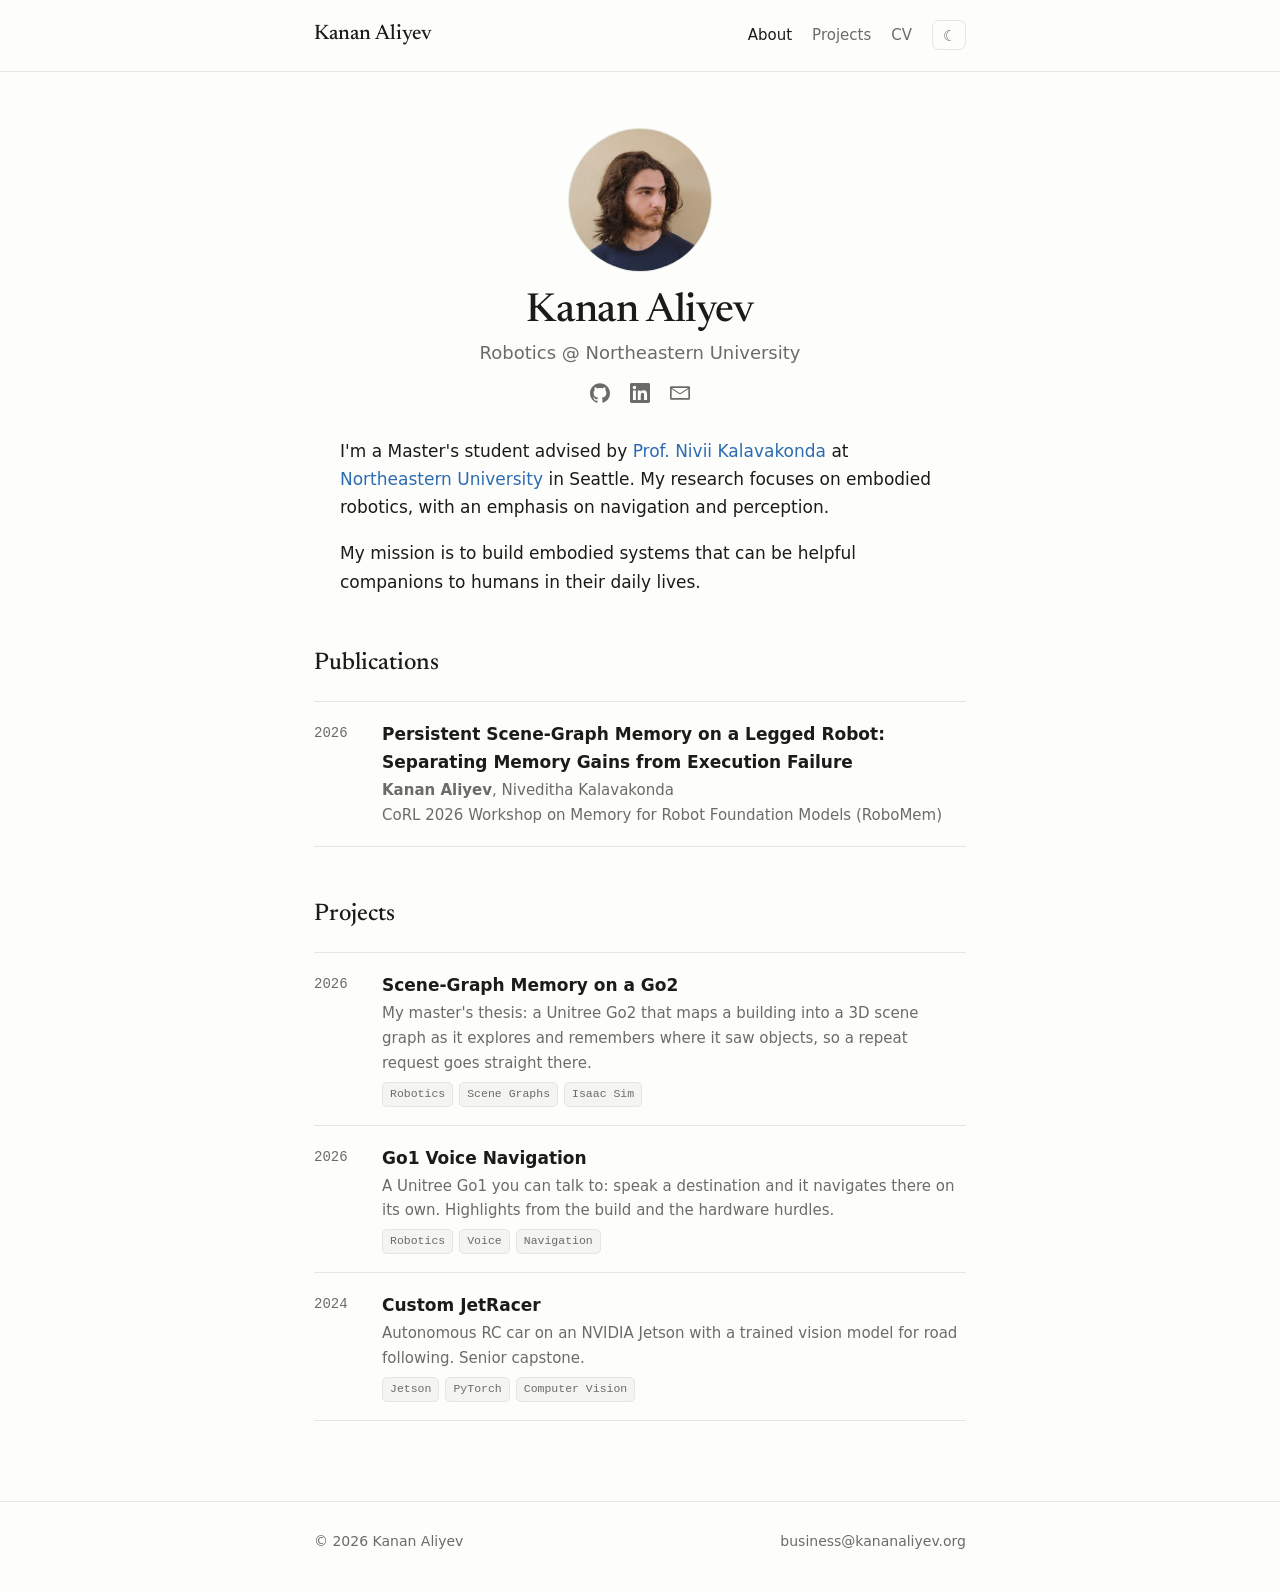
<file: index.html>
<!DOCTYPE html>
<html lang="en">
<head>
  <meta charset="utf-8">
  <meta name="viewport" content="width=device-width, initial-scale=1.0">
  <title>Kanan Aliyev</title>
  <meta name="description" content="Kanan Aliyev — robotics researcher at Northeastern University. Embodied navigation and human–robot interaction.">

  <link rel="icon" href="assets/img/k.ico">

  <!-- Fonts: one serif family for display; body uses the system sans stack -->
  <link rel="preconnect" href="https://fonts.googleapis.com">
  <link rel="preconnect" href="https://fonts.gstatic.com" crossorigin>
  <link href="https://fonts.googleapis.com/css2?family=Newsreader:opsz,wght@6..72,400;6..72,500&display=swap" rel="stylesheet">

  <link rel="stylesheet" href="assets/css/site.css">

  <!-- Set theme before paint to avoid a flash of the wrong colors -->
  <script>
    (function () {
      try {
        var t = localStorage.getItem("theme");
        if (!t) t = matchMedia("(prefers-color-scheme: dark)").matches ? "dark" : "light";
        document.documentElement.setAttribute("data-theme", t);
      } catch (e) {}
    })();
  </script>
</head>
<body>

  <header class="site-header">
    <div class="wrap">
      <a class="brand" href="#about">Kanan Aliyev</a>
      <nav class="nav">
        <a href="#about">About</a>
        <a href="#projects">Projects</a>
        <a href="assets/Kanan-Aliyev-CV.pdf" target="_blank" rel="noopener">CV</a>
        <button class="theme-toggle" type="button" aria-label="Toggle theme">☾</button>
      </nav>
    </div>
  </header>

  <main>

    <!-- ===== About ===== -->
    <section id="about">
      <div class="wrap">
        <div class="intro">
          <img class="intro-photo" src="assets/img/prof-actual.jpg" alt="Kanan Aliyev">
          <h1>Kanan Aliyev</h1>
          <p class="tagline">Robotics @ Northeastern University</p>

          <div class="social">
            <a href="https://github.com/al1y3vk" target="_blank" rel="noopener" aria-label="GitHub">
              <svg viewBox="0 0 24 24" aria-hidden="true"><path d="M12 .297c-6.63 0-12 5.373-12 12 0 5.303 3.438 9.8 8.205 11.385.6.113.82-.258.82-.577 0-.285-.01-1.04-.015-2.04-3.338.724-4.042-1.61-4.042-1.61C4.422 18.07 3.633 17.7 3.633 17.7c-1.087-.744.084-.729.084-.729 1.205.084 1.838 1.236 1.838 1.236 1.07 1.835 2.809 1.305 3.495.998.108-.776.417-1.305.76-1.605-2.665-.3-5.466-1.332-5.466-5.93 0-1.31.465-2.38 1.235-3.22-.135-.303-.54-1.523.105-3.176 0 0 1.005-.322 3.3 1.23.96-.267 1.98-.399 3-.405 1.02.006 2.04.138 3 .405 2.28-1.552 3.285-1.23 3.285-1.23.645 1.653.24 2.873.12 3.176.765.84 1.23 1.91 1.23 3.22 0 4.61-2.805 5.625-5.475 5.92.42.36.81 1.096.81 2.22 0 1.606-.015 2.896-.015 3.286 0 .315.21.69.825.57C20.565 22.092 24 17.592 24 12.297c0-6.627-5.373-12-12-12"/></svg>
            </a>
            <a href="https://www.linkedin.com/in/al1y3vk/" target="_blank" rel="noopener" aria-label="LinkedIn">
              <svg viewBox="0 0 24 24" aria-hidden="true"><path d="M20.447 20.452h-3.554v-5.569c0-1.328-.027-3.037-1.852-3.037-1.853 0-2.136 1.445-2.136 2.939v5.667H9.351V9h3.414v1.561h.046c.477-.9 1.637-1.85 3.37-1.85 3.601 0 4.267 2.37 4.267 5.455v6.286zM5.337 7.433a2.062 2.062 0 0 1-2.063-2.065 2.064 2.064 0 1 1 2.063 2.065zm1.782 13.019H3.555V9h3.564v11.452zM22.225 0H1.771C.792 0 0 .774 0 1.729v20.542C0 23.227.792 24 1.771 24h20.451C23.2 24 24 23.227 24 22.271V1.729C24 .774 23.2 0 22.225 0z"/></svg>
            </a>
            <a href="mailto:business@kananaliyev.org" aria-label="Email">
              <svg viewBox="0 0 24 24" aria-hidden="true"><path d="M1.5 4h21A1.5 1.5 0 0 1 24 5.5v13a1.5 1.5 0 0 1-1.5 1.5h-21A1.5 1.5 0 0 1 0 18.5v-13A1.5 1.5 0 0 1 1.5 4Zm.9 2L12 12.26 21.6 6H2.4ZM22 7.3l-9.4 6.12a1.1 1.1 0 0 1-1.2 0L2 7.3V18h20V7.3Z"/></svg>
            </a>
          </div>
        </div>

        <div class="bio">
          <p>
            I'm a Master's student advised by
            <a href="https://nkalavak.github.io/" target="_blank" rel="noopener">Prof. Nivii Kalavakonda</a> at
            <a href="https://www.northeastern.edu/" target="_blank" rel="noopener">Northeastern University</a> in Seattle.
            My research focuses on embodied robotics, with an emphasis on navigation and perception.
          </p>
          <p>
            My mission is to build embodied systems that can be helpful companions to humans in their daily lives.
          </p>
        </div>
      </div>
    </section>

    <!-- ===== Publications ===== -->
    <section id="publications">
      <div class="wrap">
        <h2>Publications</h2>

        <div class="project-list">
          <article class="project">
            <div class="project-year">2026</div>
            <div class="project-body">
              <div class="project-title"><a href="robomem/">Persistent Scene-Graph Memory on a Legged Robot: Separating Memory Gains from Execution Failure</a></div>
              <p class="project-blurb"><strong>Kanan Aliyev</strong>, Niveditha Kalavakonda<br>
                CoRL 2026 Workshop on Memory for Robot Foundation Models (RoboMem)</p>
            </div>
          </article>
        </div>
      </div>
    </section>

    <!-- ===== Projects ===== -->
    <section id="projects">
      <div class="wrap">
        <h2>Projects</h2>

        <div class="project-list">

          <!-- To add a project: copy a .project block, change the year, title,
               link (detail page or external repo), blurb, and tags. -->

          <article class="project">
            <div class="project-year">2026</div>
            <div class="project-body">
              <div class="project-title"><a href="thesis.html">Scene-Graph Memory on a Go2</a></div>
              <p class="project-blurb">My master's thesis: a Unitree Go2 that maps a building into a 3D
                scene graph as it explores and remembers where it saw objects, so a repeat request
                goes straight there.</p>
              <div class="project-tags">
                <span class="tag">Robotics</span>
                <span class="tag">Scene Graphs</span>
                <span class="tag">Isaac Sim</span>
              </div>
            </div>
          </article>

          <article class="project">
            <div class="project-year">2026</div>
            <div class="project-body">
              <div class="project-title"><a href="dog.html">Go1 Voice Navigation</a></div>
              <p class="project-blurb">A Unitree Go1 you can talk to: speak a destination and it
                navigates there on its own. Highlights from the build and the hardware hurdles.</p>
              <div class="project-tags">
                <span class="tag">Robotics</span>
                <span class="tag">Voice</span>
                <span class="tag">Navigation</span>
              </div>
            </div>
          </article>

          <article class="project">
            <div class="project-year">2024</div>
            <div class="project-body">
              <div class="project-title"><a href="jetracer.html">Custom JetRacer</a></div>
              <p class="project-blurb">Autonomous RC car on an NVIDIA Jetson with a trained
                vision model for road following. Senior capstone.</p>
              <div class="project-tags">
                <span class="tag">Jetson</span>
                <span class="tag">PyTorch</span>
                <span class="tag">Computer Vision</span>
              </div>
            </div>
          </article>

        </div>
      </div>
    </section>

  </main>

  <footer class="site-footer">
    <div class="wrap">
      <span>© 2026 Kanan Aliyev</span>
      <span>business@kananaliyev.org</span>
    </div>
  </footer>

  <script src="assets/js/theme.js"></script>
</body>
</html>
</file>
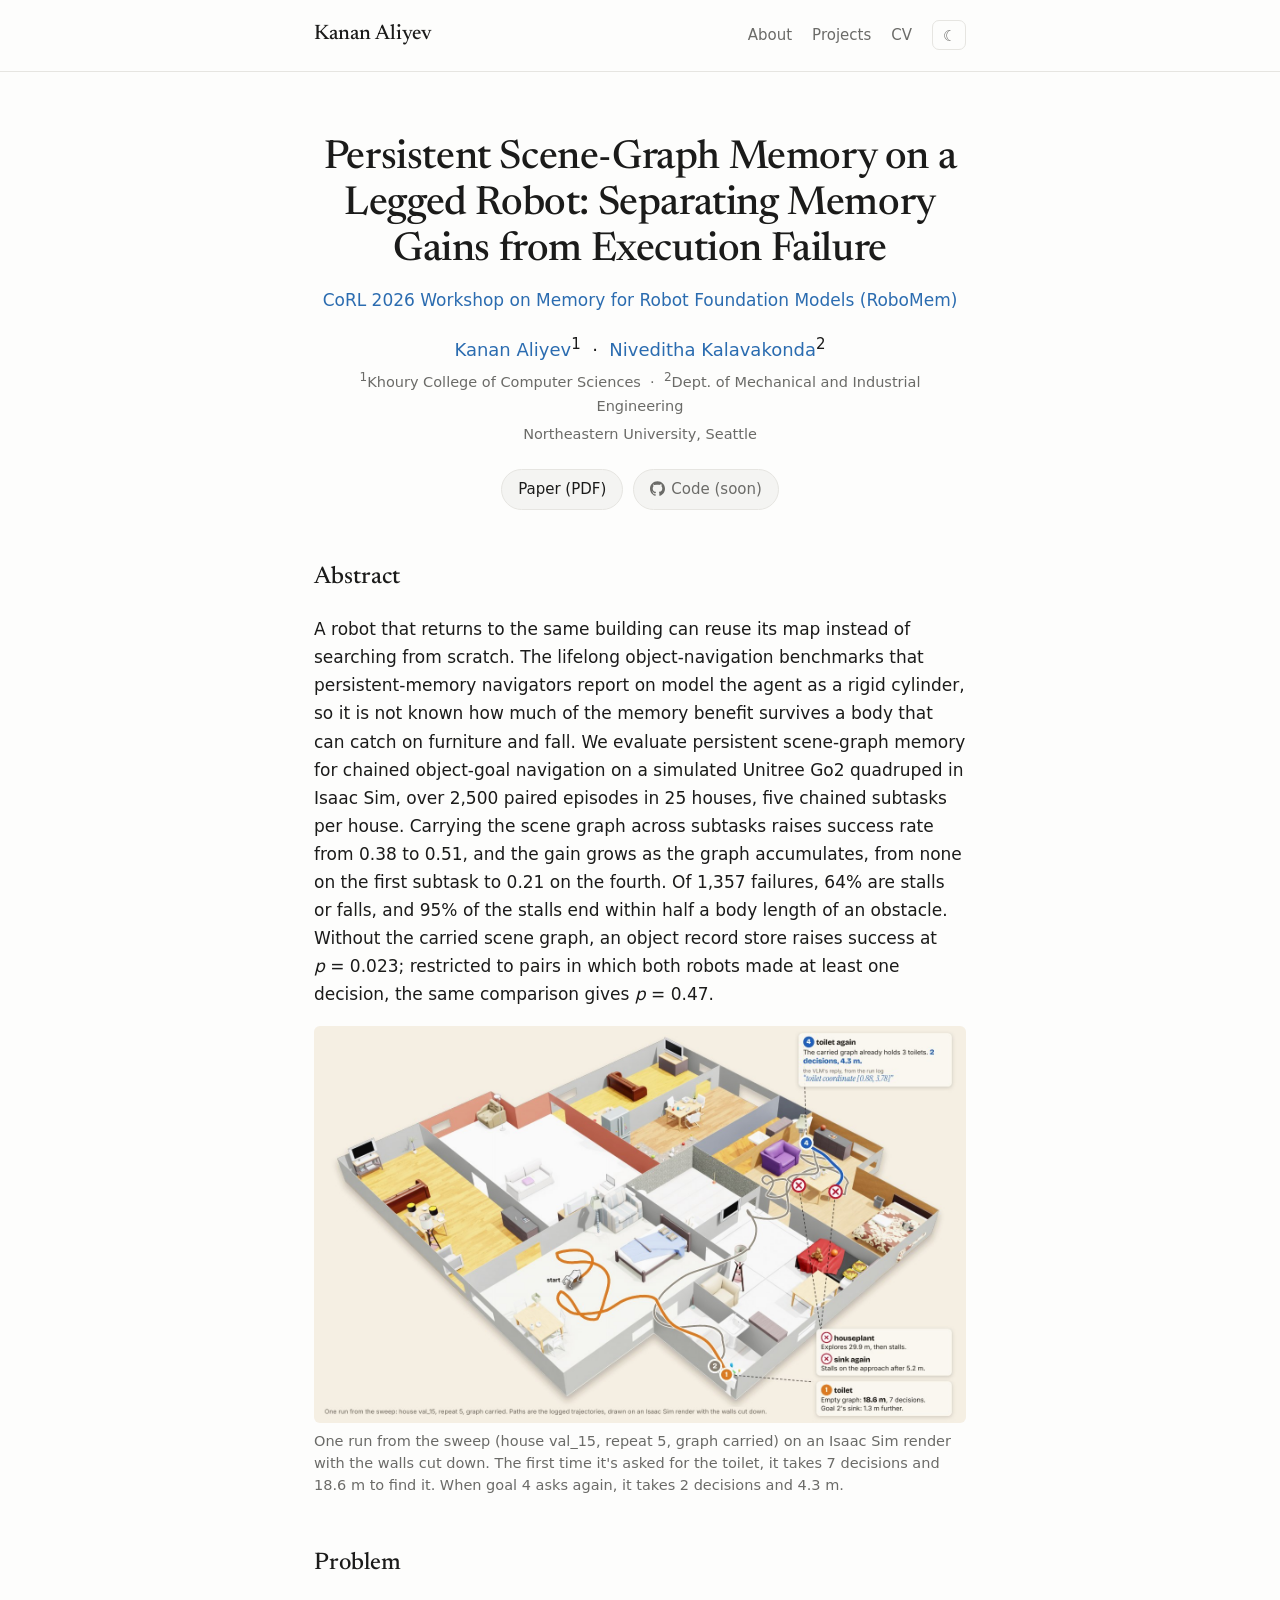
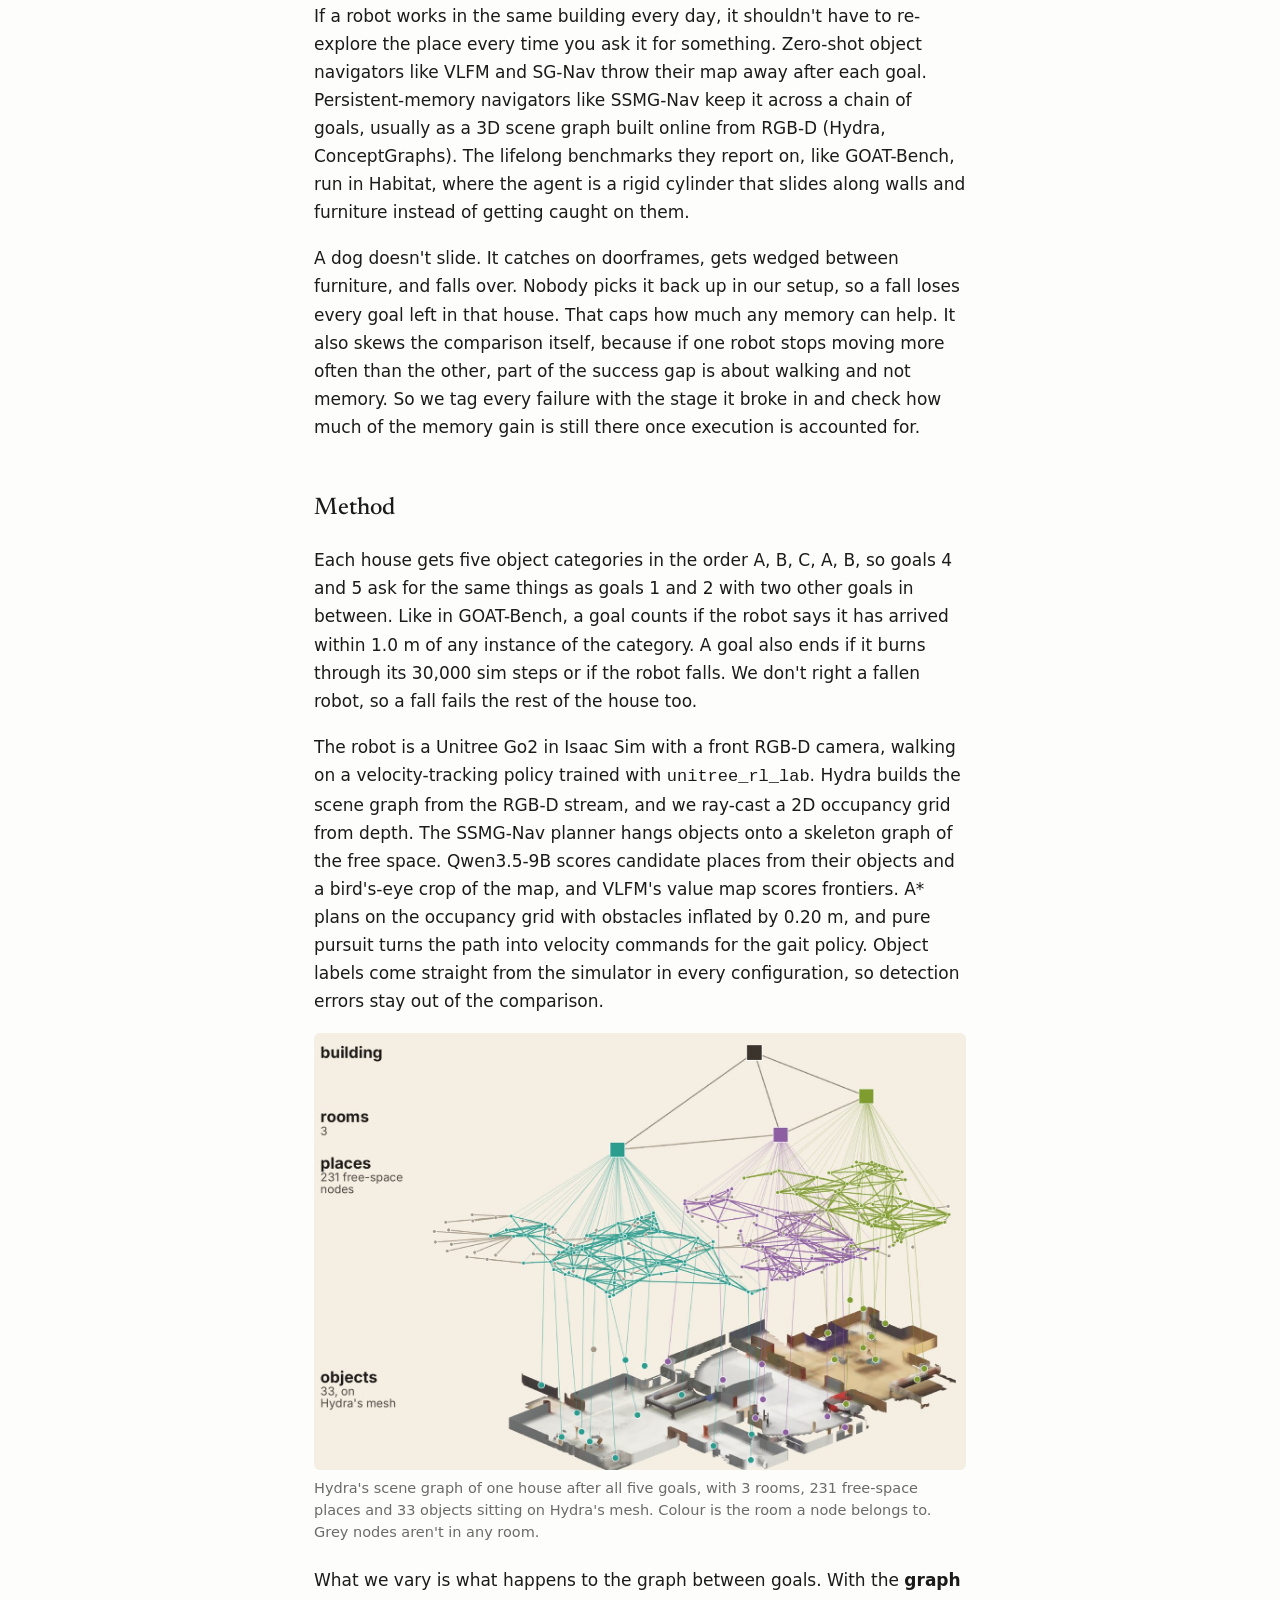
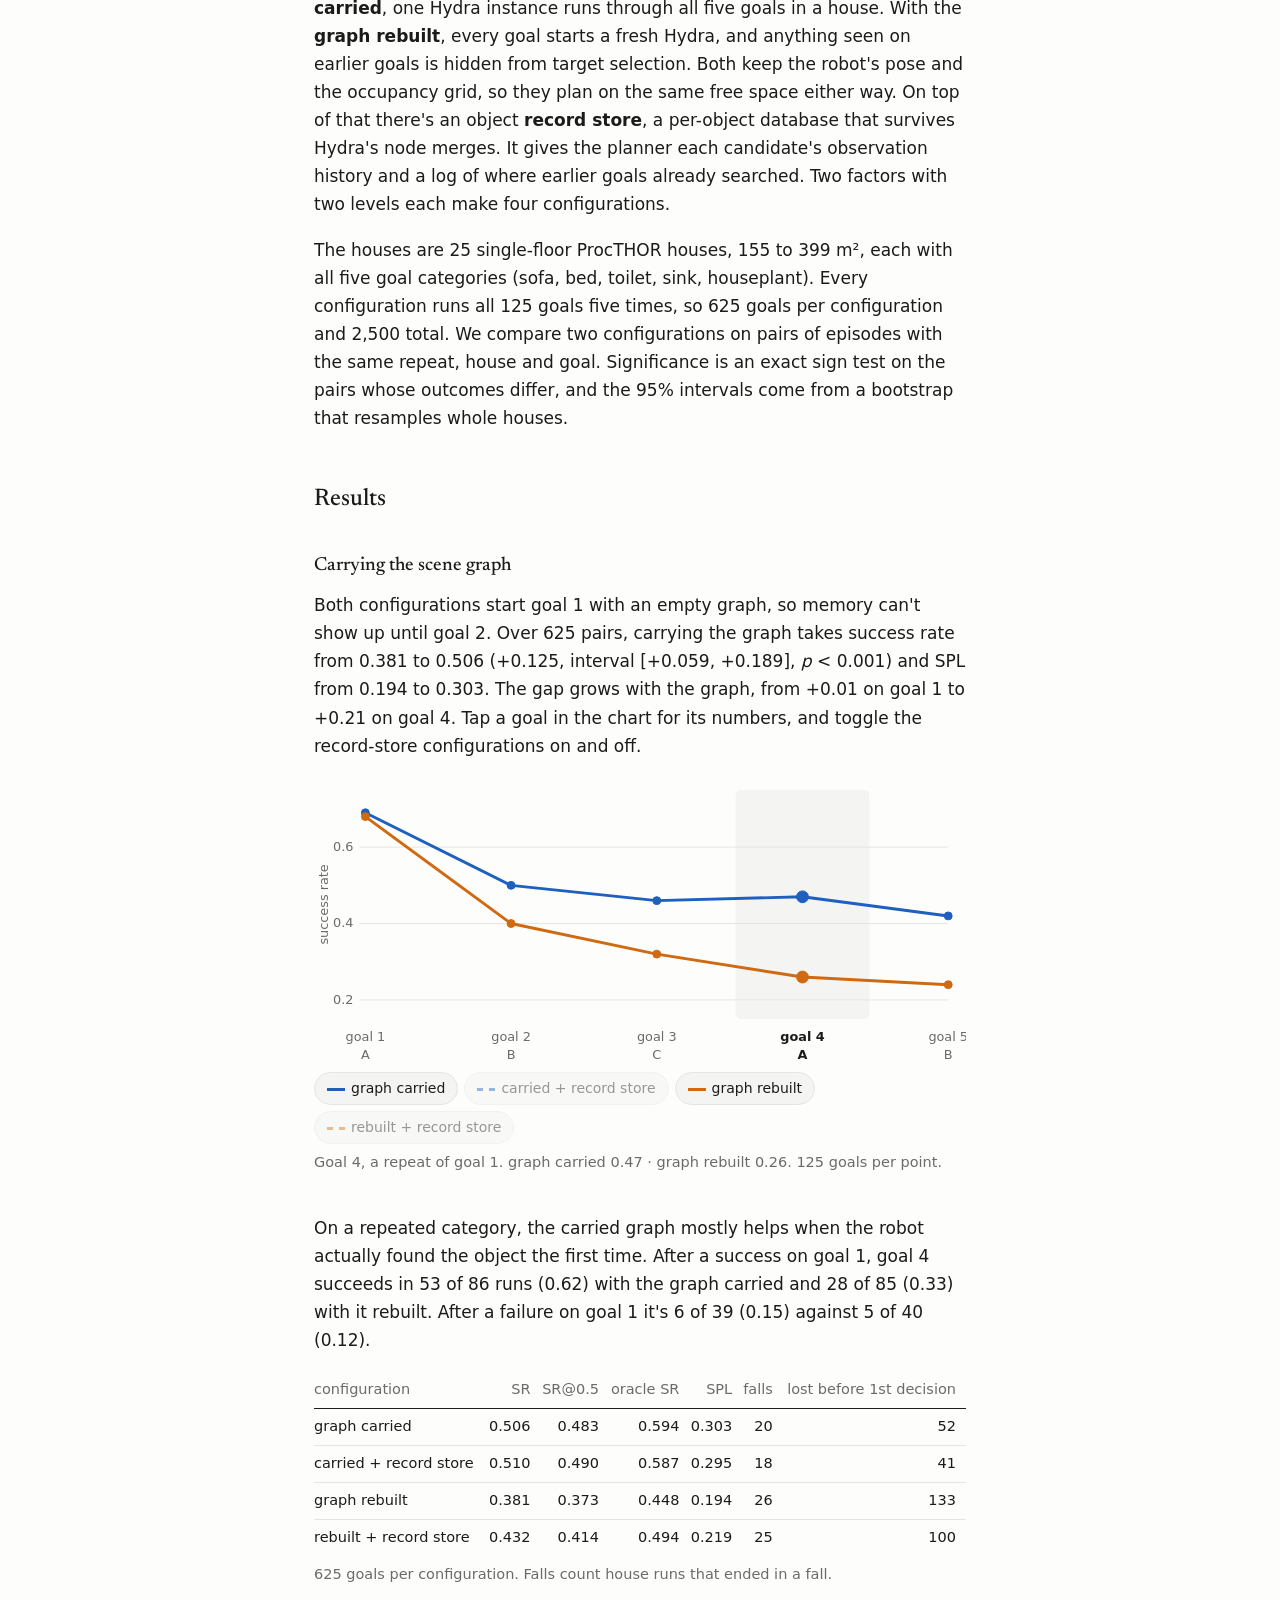
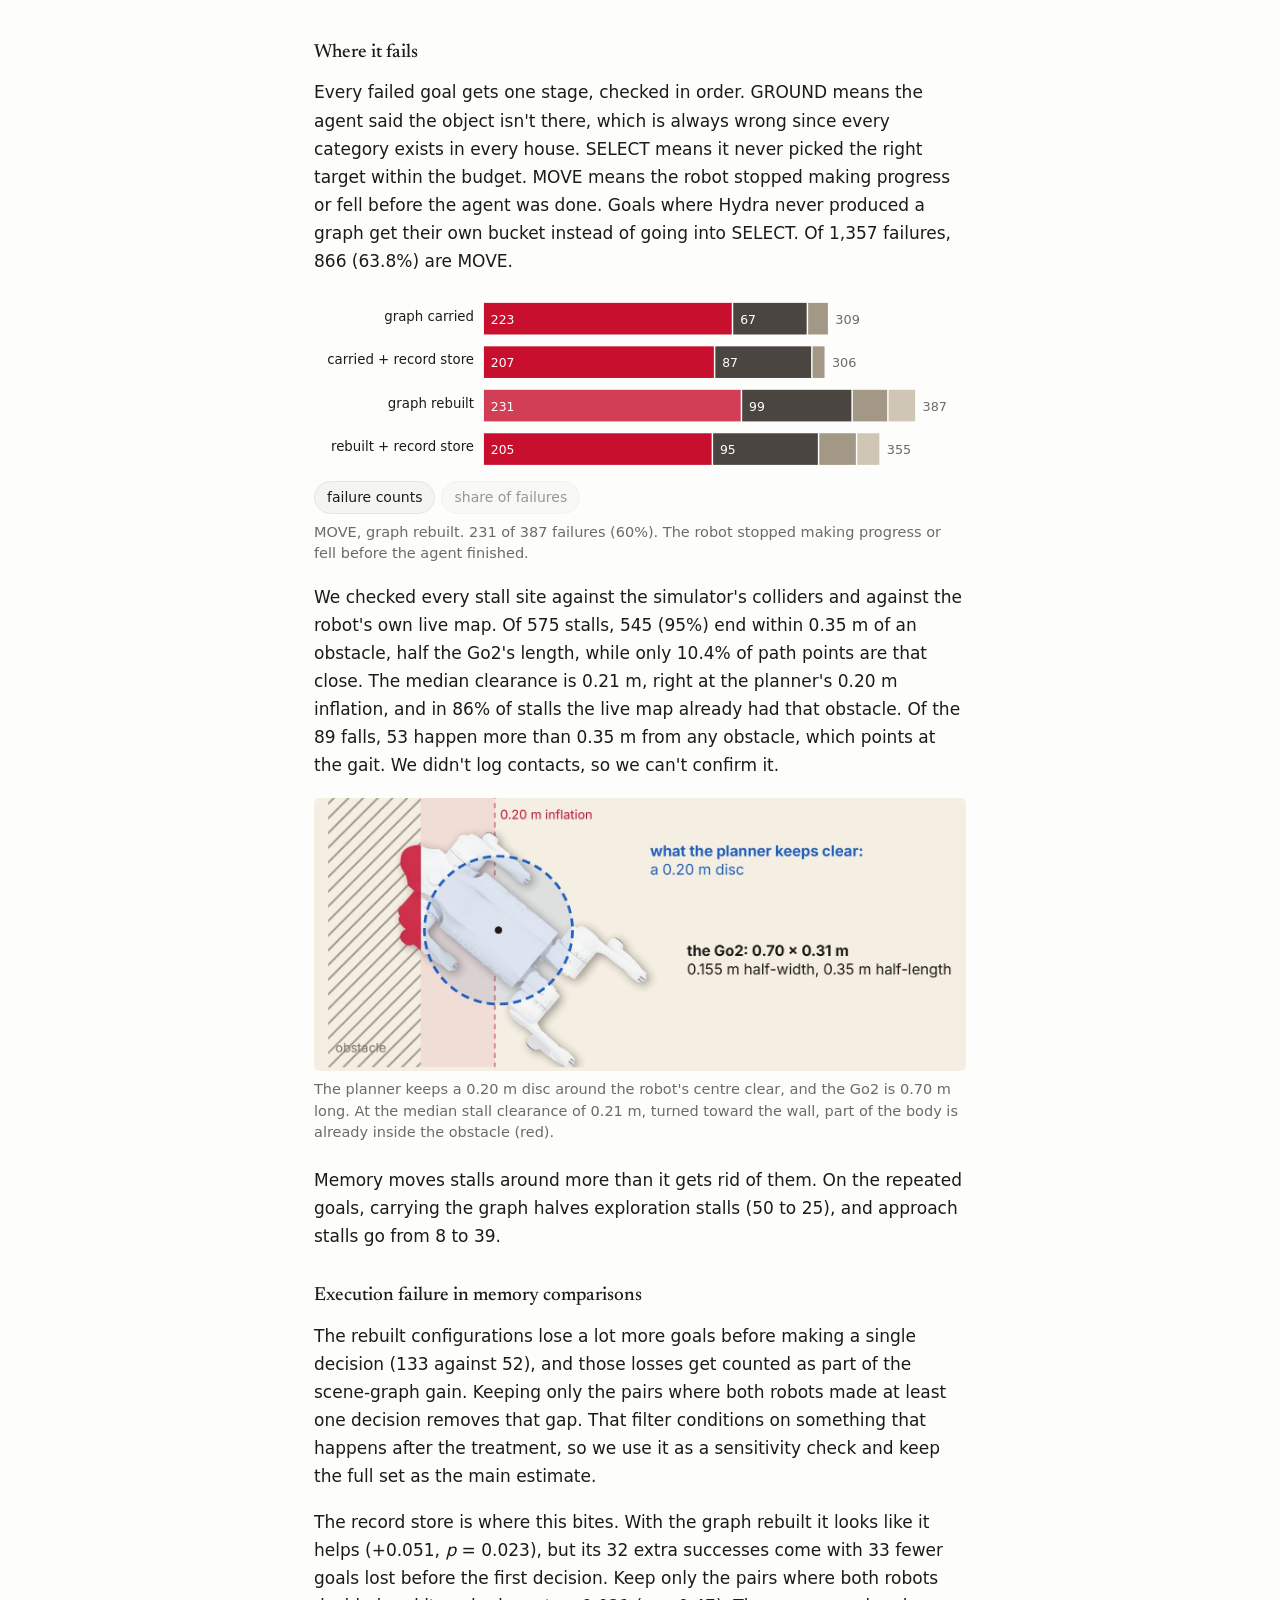
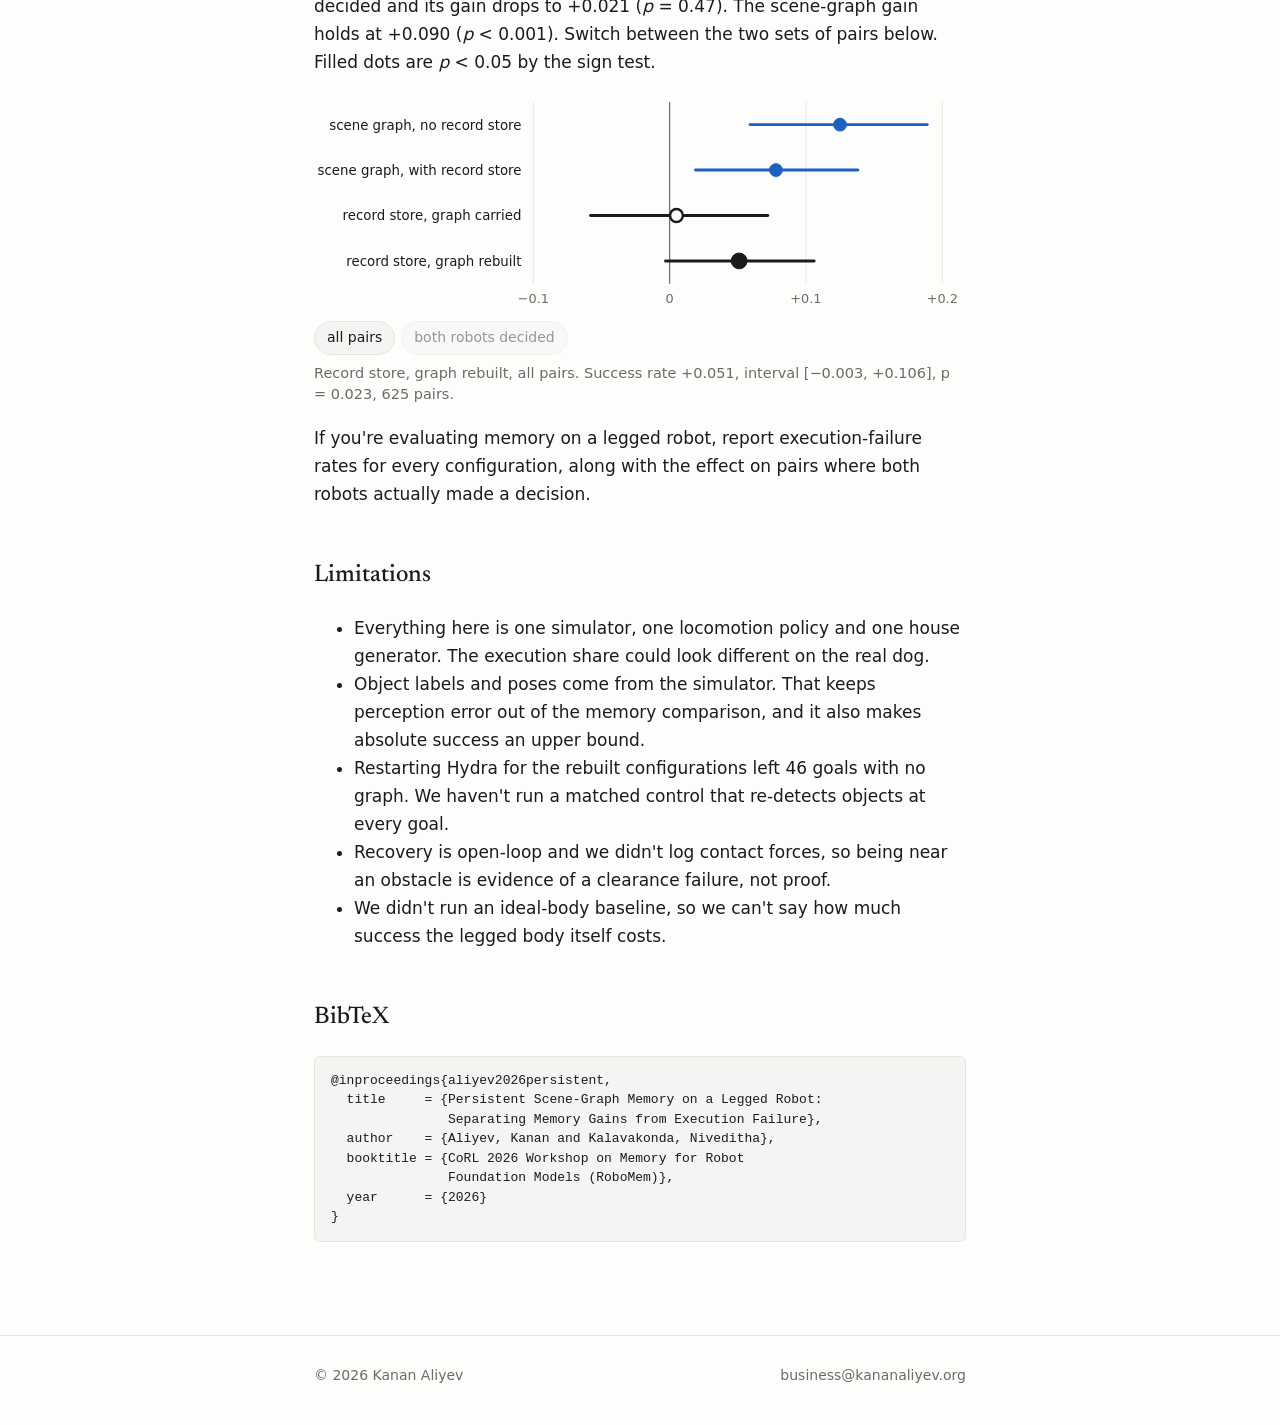
<file: robomem/index.html>
<!DOCTYPE html>
<html lang="en">
<head>
  <meta charset="utf-8">
  <meta name="viewport" content="width=device-width, initial-scale=1.0">
  <title>Persistent Scene-Graph Memory on a Legged Robot</title>
  <meta name="description" content="Persistent scene-graph memory for object-goal navigation on a simulated Unitree Go2: how much of the memory gain survives a body that can stall and fall. CoRL 2026 RoboMem workshop.">
  <!-- Link previews (LinkedIn etc.) -->
  <meta property="og:title" content="Persistent Scene-Graph Memory on a Legged Robot: Separating Memory Gains from Execution Failure">
  <meta property="og:description" content="Kanan Aliyev, Niveditha Kalavakonda. CoRL 2026 Workshop on Memory for Robot Foundation Models (RoboMem).">
  <meta property="og:image" content="https://kananaliyev.org/robomem/teaser.jpg">
  <meta property="og:url" content="https://kananaliyev.org/robomem/">
  <meta property="og:type" content="article">
  <meta name="twitter:card" content="summary_large_image">

  <link rel="icon" href="../assets/img/k.ico">

  <link rel="preconnect" href="https://fonts.googleapis.com">
  <link rel="preconnect" href="https://fonts.gstatic.com" crossorigin>
  <link href="https://fonts.googleapis.com/css2?family=Newsreader:opsz,wght@6..72,400;6..72,500&display=swap" rel="stylesheet">

  <link rel="stylesheet" href="../assets/css/site.css?v=2">

  <style>
    :root { --c-carried: #1F5FBF; --c-rebuilt: #D06A12; --c-fail: #C8102E; --c-select: #4A4540; --c-ground: #A39886; --c-nograph: #CFC6B6; }
    html[data-theme="dark"] { --c-carried: #6FA3F0; --c-rebuilt: #F0A050; --c-fail: #F0566B; --c-select: #8A847C; --c-ground: #6F675C; --c-nograph: #4A453F; }

    .paper-head { text-align: center; margin-top: 8px; }
    .paper-head h1 { font-size: clamp(28px, 5vw, 40px); line-height: 1.15; margin-bottom: 12px; }
    .paper-venue { color: var(--accent); font-size: 17px; font-weight: 500; margin: 0 0 18px; }
    .paper-authors { font-size: 18px; margin: 0 0 4px; }
    .paper-affil { color: var(--muted); font-size: 14.5px; margin: 0 0 4px; }
    .paper-buttons { display: flex; flex-wrap: wrap; justify-content: center; gap: 10px; margin: 22px 0 30px; }
    .paper-buttons a, .paper-buttons span {
      padding: 7px 16px; border: 1px solid var(--border); border-radius: 999px;
      font-size: 15px; text-decoration: none; color: var(--text); background: var(--bg-soft);
    }
    .paper-buttons a:hover { border-color: var(--accent); color: var(--accent); }
    .paper-buttons span { color: var(--muted); }
    .paper-buttons .gh { width: 15px; height: 15px; fill: currentColor; vertical-align: -2px; margin-right: 6px; }
    h3 { font-family: var(--serif); font-weight: 500; font-size: 19px; margin: 30px 0 10px; }
    .paper-fig { margin: 18px 0 22px; }
    .paper-fig img, .paper-fig video { display: block; width: 100%; height: auto; border-radius: 6px; }
    .paper-fig figcaption, .readout { color: var(--muted); font-size: 14.5px; line-height: 1.5; margin-top: 8px; }
    .readout { min-height: 3em; }
    .bibtex {
      font-family: var(--mono); font-size: 13px; line-height: 1.5; background: var(--bg-soft);
      border: 1px solid var(--border); border-radius: 6px; padding: 14px 16px; overflow-x: auto;
    }

    /* results table */
    .tscroll { overflow-x: auto; margin: 14px 0 6px; }
    table.res { border-collapse: collapse; width: 100%; font-size: 14.5px; font-variant-numeric: tabular-nums; }
    table.res th, table.res td { padding: 6px 10px 6px 0; text-align: right; white-space: nowrap; }
    table.res th:first-child, table.res td:first-child { text-align: left; }
    table.res th { font-weight: 500; color: var(--muted); border-bottom: 1px solid var(--text); }
    table.res tr + tr td { border-top: 1px solid var(--border); }

    /* interactive charts */
    .chart { margin: 16px 0 0; }
    .chart svg { display: block; width: 100%; height: auto; font-family: var(--sans); }
    .chart .grid { stroke: var(--border); stroke-width: 1; }
    .chart .zero { stroke: var(--muted); stroke-width: 1.2; }
    .chart .tick { fill: var(--muted); font-size: 13px; }
    .chart .lbl { fill: var(--text); font-size: 13.5px; }
    .chart .tick.on { fill: var(--text); font-weight: 600; }
    .chart .hl { fill: var(--bg-soft); }
    .chart .line { fill: none; stroke-width: 3; stroke-linejoin: round; }
    .chart .c-carried { stroke: var(--c-carried); fill: var(--c-carried); }
    .chart .c-rebuilt { stroke: var(--c-rebuilt); fill: var(--c-rebuilt); }
    .chart .line.c-carried, .chart .line.c-rebuilt { fill: none; }
    .chart .seg { cursor: pointer; }
    .chart .seg:hover, .chart .seg.on { opacity: 0.8; }
    .chart .s-move { fill: var(--c-fail); } .chart .s-select { fill: var(--c-select); }
    .chart .s-ground { fill: var(--c-ground); } .chart .s-nograph { fill: var(--c-nograph); }
    .chart .segtxt { fill: #fff; font-size: 12.5px; pointer-events: none; }
    .chart .ci { stroke-width: 3; stroke-linecap: round; }
    .chart .k-graph { stroke: var(--c-carried); fill: var(--c-carried); }
    .chart .k-store { stroke: var(--text); fill: var(--text); }
    .chart .hollow { fill: var(--bg); stroke-width: 2.5; }
    .controls { display: flex; flex-wrap: wrap; gap: 6px; margin: 8px 0 0; }
    .controls button {
      border: 1px solid var(--border); background: var(--bg-soft); color: var(--text); border-radius: 999px;
      padding: 4px 12px; font: inherit; font-size: 14px; cursor: pointer;
    }
    .controls button[aria-pressed="false"] { opacity: 0.45; }
    .controls button i { display: inline-block; width: 18px; height: 0; border-top: 3px solid; vertical-align: middle; margin-right: 6px; }
    .controls button.c-carried i { border-color: var(--c-carried); }
    .controls button.c-rebuilt i { border-color: var(--c-rebuilt); }
    .controls button.dashed i { border-top-style: dashed; }
  </style>

  <script>
    (function () {
      try {
        var t = localStorage.getItem("theme");
        if (!t) t = matchMedia("(prefers-color-scheme: dark)").matches ? "dark" : "light";
        document.documentElement.setAttribute("data-theme", t);
      } catch (e) {}
    })();
  </script>
</head>
<body>

  <header class="site-header">
    <div class="wrap">
      <a class="brand" href="../index.html">Kanan Aliyev</a>
      <nav class="nav">
        <a href="../index.html#about">About</a>
        <a href="../index.html#projects">Projects</a>
        <a href="../assets/Kanan-Aliyev-CV.pdf" target="_blank" rel="noopener">CV</a>
        <button class="theme-toggle" type="button" aria-label="Toggle theme">☾</button>
      </nav>
    </div>
  </header>

  <main>
    <div class="wrap">
      <!-- Poster QR target (kananaliyev.org/robomem). Numbers are from the paper (prelims workshop-paper-robomem-cr/root.tex). -->
      <div class="paper-head">
        <h1>Persistent Scene-Graph Memory on a Legged Robot: Separating Memory Gains from Execution Failure</h1>
        <p class="paper-venue">CoRL 2026 Workshop on Memory for Robot Foundation Models (RoboMem)</p>
        <p class="paper-authors">
          <a href="../index.html">Kanan Aliyev</a><sup>1</sup> &nbsp;·&nbsp;
          <a href="https://nkalavak.github.io/" target="_blank" rel="noopener">Niveditha Kalavakonda</a><sup>2</sup>
        </p>
        <p class="paper-affil"><sup>1</sup>Khoury College of Computer Sciences &nbsp;·&nbsp; <sup>2</sup>Dept. of Mechanical and Industrial Engineering</p>
        <p class="paper-affil">Northeastern University, Seattle</p>

        <div class="paper-buttons">
          <a href="aliyev-robomem-2026.pdf" target="_blank" rel="noopener">Paper (PDF)</a>
          <span><svg class="gh" viewBox="0 0 24 24" aria-hidden="true"><path d="M12 .297c-6.63 0-12 5.373-12 12 0 5.303 3.438 9.8 8.205 11.385.6.113.82-.258.82-.577 0-.285-.01-1.04-.015-2.04-3.338.724-4.042-1.61-4.042-1.61C4.422 18.07 3.633 17.7 3.633 17.7c-1.087-.744.084-.729.084-.729 1.205.084 1.838 1.236 1.838 1.236 1.07 1.835 2.809 1.305 3.495.998.108-.776.417-1.305.76-1.605-2.665-.3-5.466-1.332-5.466-5.93 0-1.31.465-2.38 1.235-3.22-.135-.303-.54-1.523.105-3.176 0 0 1.005-.322 3.3 1.23.96-.267 1.98-.399 3-.405 1.02.006 2.04.138 3 .405 2.28-1.552 3.285-1.23 3.285-1.23.645 1.653.24 2.873.12 3.176.765.84 1.23 1.91 1.23 3.22 0 4.61-2.805 5.625-5.475 5.92.42.36.81 1.096.81 2.22 0 1.606-.015 2.896-.015 3.286 0 .315.21.69.825.57C20.565 22.092 24 17.592 24 12.297c0-6.627-5.373-12-12-12"/></svg>Code (soon)</span>
        </div>
      </div>

      <h2>Abstract</h2>
      <p>
        A robot that returns to the same building can reuse its map instead of searching from
        scratch. The lifelong object-navigation benchmarks that persistent-memory navigators report
        on model the agent as a rigid cylinder, so it is not known how much of the memory benefit
        survives a body that can catch on furniture and fall. We evaluate persistent scene-graph
        memory for chained object-goal navigation on a simulated Unitree Go2 quadruped in Isaac Sim,
        over 2,500 paired episodes in 25 houses, five chained subtasks per house. Carrying the scene
        graph across subtasks raises success rate from 0.38 to 0.51, and the gain grows as the graph
        accumulates, from none on the first subtask to 0.21 on the fourth. Of 1,357 failures, 64% are
        stalls or falls, and 95% of the stalls end within half a body length of an obstacle. Without
        the carried scene graph, an object record store raises success at <i>p</i>&nbsp;=&nbsp;0.023;
        restricted to pairs in which both robots made at least one decision, the same comparison
        gives <i>p</i>&nbsp;=&nbsp;0.47.
      </p>

      <figure class="paper-fig">
        <img src="teaser.jpg" width="1464" height="892"
             alt="Isaac Sim render of a house with the Go2's logged paths for goals 1, 2 and 4 of one run, and callouts for where it stalled">
        <figcaption>
        One run from the sweep (house val_15, repeat 5, graph carried) on an Isaac Sim render with the walls cut down.
The first time it's asked for the toilet, it takes 7 decisions and 18.6&nbsp;m to find it. When goal 4 asks again, it takes 2 decisions and 4.3&nbsp;m.
      </figcaption>
      </figure>

      <h2>Problem</h2>
      <p>
        If a robot works in the same building every day, it shouldn't have to re-explore the place every time you ask
it for something. Zero-shot object navigators like VLFM and SG-Nav throw their map away after each goal. Persistent-memory
navigators like SSMG-Nav keep it across a chain of goals, usually as a 3D scene graph built online from RGB-D (Hydra,
ConceptGraphs). The lifelong benchmarks they report on, like GOAT-Bench, run in Habitat, where the agent is a rigid cylinder
that slides along walls and furniture instead of getting caught on them.
      </p>
      <p>
        A dog doesn't slide. It catches on doorframes, gets wedged between furniture, and falls over. Nobody picks it
back up in our setup, so a fall loses every goal left in that house. That caps how much any memory can help. It also skews
the comparison itself, because if one robot stops moving more often than the other, part of the success gap is about walking
and not memory. So we tag every failure with the stage it broke in and check how much of the memory gain is still there once
execution is accounted for.
      </p>

      <h2>Method</h2>
      <p>
        Each house gets five object categories in the order A, B, C, A, B, so goals 4 and 5 ask for the same things as
goals 1 and 2 with two other goals in between. Like in GOAT-Bench, a goal counts if the robot says it has arrived within
1.0&nbsp;m of any instance of the category. A goal also ends if it burns through its 30,000 sim steps or if the robot falls.
We don't right a fallen robot, so a fall fails the rest of the house too.
      </p>
      <p>
        The robot is a Unitree Go2 in Isaac Sim with a front RGB-D camera, walking on a velocity-tracking policy trained
with <code>unitree_rl_lab</code>. Hydra builds the scene graph from the RGB-D stream, and we ray-cast a 2D occupancy grid
from depth. The SSMG-Nav planner hangs objects onto a skeleton graph of the free space. Qwen3.5-9B scores candidate places
from their objects and a bird's-eye crop of the map, and VLFM's value map scores frontiers. A* plans on the occupancy grid
with obstacles inflated by 0.20&nbsp;m, and pure pursuit turns the path into velocity commands for the gait policy. Object
labels come straight from the simulator in every configuration, so detection errors stay out of the comparison.
      </p>
      <figure class="paper-fig">
        <img src="hydra.jpg" width="1400" height="939" loading="lazy"
             alt="Hydra's layered scene graph of one house: a building node, three room nodes, a graph of free-space places, and objects on the reconstructed mesh">
        <figcaption>
        Hydra's scene graph of one house after all five goals, with 3 rooms, 231 free-space places and 33 objects
sitting on Hydra's mesh. Colour is the room a node belongs to. Grey nodes aren't in any room.
      </figcaption>
      </figure>
      <p>
        What we vary is what happens to the graph between goals. With the <b>graph carried</b>, one Hydra instance runs
through all five goals in a house. With the <b>graph rebuilt</b>, every goal starts a fresh Hydra, and anything seen on
earlier goals is hidden from target selection. Both keep the robot's pose and the occupancy grid, so they plan on the same
free space either way. On top of that there's an object <b>record store</b>, a per-object database that survives Hydra's node
merges. It gives the planner each candidate's observation history and a log of where earlier goals already searched. Two
factors with two levels each make four configurations.
      </p>
      <p>
        The houses are 25 single-floor ProcTHOR houses, 155 to 399&nbsp;m², each with all five goal categories (sofa, bed,
toilet, sink, houseplant). Every configuration runs all 125 goals five times, so 625 goals per configuration and 2,500 total.
We compare two configurations on pairs of episodes with the same repeat, house and goal. Significance is an exact sign test
on the pairs whose outcomes differ, and the 95% intervals come from a bootstrap that resamples whole houses.
      </p>

      <h2>Results</h2>
      <h3>Carrying the scene graph</h3>
      <p>
        Both configurations start goal 1 with an empty graph, so memory can't show up until goal 2. Over 625 pairs,
carrying the graph takes success rate from 0.381 to 0.506 (+0.125, interval [+0.059, +0.189], <i>p</i>&nbsp;&lt;&nbsp;0.001)
and SPL from 0.194 to 0.303. The gap grows with the graph, from +0.01 on goal 1 to +0.21 on goal 4. Tap a goal in the chart
for its numbers, and toggle the record-store configurations on and off.
      </p>
      <div class="chart" id="byq"></div>
      <div class="controls" id="byq-legend"></div>
      <p class="readout" id="byq-read"></p>
      <p>
        On a repeated category, the carried graph mostly helps when the robot actually found the object the first time.
After a success on goal 1, goal 4 succeeds in 53 of 86 runs (0.62) with the graph carried and 28 of 85 (0.33) with it
rebuilt. After a failure on goal 1 it's 6 of 39 (0.15) against 5 of 40 (0.12).
      </p>
      <div class="tscroll">
        <table class="res">
          <tr><th>configuration</th><th>SR</th><th>SR@0.5</th><th>oracle SR</th><th>SPL</th><th>falls</th><th>lost before 1st decision</th></tr>
          <tr><td>graph carried</td><td>0.506</td><td>0.483</td><td>0.594</td><td>0.303</td><td>20</td><td>52</td></tr>
          <tr><td>carried + record store</td><td>0.510</td><td>0.490</td><td>0.587</td><td>0.295</td><td>18</td><td>41</td></tr>
          <tr><td>graph rebuilt</td><td>0.381</td><td>0.373</td><td>0.448</td><td>0.194</td><td>26</td><td>133</td></tr>
          <tr><td>rebuilt + record store</td><td>0.432</td><td>0.414</td><td>0.494</td><td>0.219</td><td>25</td><td>100</td></tr>
        </table>
      </div>
      <p class="readout">625 goals per configuration. Falls count house runs that ended in a fall.</p>

      <h3>Where it fails</h3>
      <p>
        Every failed goal gets one stage, checked in order. GROUND means the agent said the object isn't there, which is
always wrong since every category exists in every house. SELECT means it never picked the right target within the budget.
MOVE means the robot stopped making progress or fell before the agent was done. Goals where Hydra never produced a graph get
their own bucket instead of going into SELECT. Of 1,357 failures, 866 (63.8%) are MOVE.
      </p>
      <div class="chart" id="fail"></div>
      <div class="controls" id="fail-ctl"></div>
      <p class="readout" id="fail-read"></p>
      <p>
        We checked every stall site against the simulator's colliders and against the robot's own live map. Of 575
stalls, 545 (95%) end within 0.35&nbsp;m of an obstacle, half the Go2's length, while only 10.4% of path points are that
close. The median clearance is 0.21&nbsp;m, right at the planner's 0.20&nbsp;m inflation, and in 86% of stalls the live map
already had that obstacle. Of the 89 falls, 53 happen more than 0.35&nbsp;m from any obstacle, which points at the gait.
We didn't log contacts, so we can't confirm it.
      </p>
      <figure class="paper-fig">
        <img src="clearance.jpg" width="1400" height="587" loading="lazy"
             alt="Top-down Go2 next to a wall: the planner's 0.20 m disc fits beside the wall while the robot's body reaches into it">
        <figcaption>
        The planner keeps a 0.20&nbsp;m disc around the robot's centre clear, and the Go2 is 0.70&nbsp;m long. At the median
stall clearance of 0.21&nbsp;m, turned toward the wall, part of the body is already inside the obstacle (red).
      </figcaption>
      </figure>
      <p>
        Memory moves stalls around more than it gets rid of them. On the repeated goals, carrying the graph halves
exploration stalls (50 to 25), and approach stalls go from 8 to 39.
      </p>

      <h3>Execution failure in memory comparisons</h3>
      <p>
        The rebuilt configurations lose a lot more goals before making a single decision (133 against 52), and those
losses get counted as part of the scene-graph gain. Keeping only the pairs where both robots made at least one decision
removes that gap. That filter conditions on something that happens after the treatment, so we use it as a sensitivity check
and keep the full set as the main estimate.
      </p>
      <p>
        The record store is where this bites. With the graph rebuilt it looks like it helps (+0.051,
<i>p</i>&nbsp;=&nbsp;0.023), but its 32 extra successes come with 33 fewer goals lost before the first decision. Keep only the
pairs where both robots decided and its gain drops to +0.021 (<i>p</i>&nbsp;=&nbsp;0.47). The scene-graph gain holds at +0.090
(<i>p</i>&nbsp;&lt;&nbsp;0.001). Switch between the two sets of pairs below. Filled dots are <i>p</i>&nbsp;&lt;&nbsp;0.05 by the
sign test.
      </p>
      <div class="chart" id="con"></div>
      <div class="controls" id="con-ctl"></div>
      <p class="readout" id="con-read"></p>
      <p>
        If you're evaluating memory on a legged robot, report execution-failure rates for every configuration, along with
the effect on pairs where both robots actually made a decision.
      </p>

      <h2>Limitations</h2>
      <ul>
        <li>Everything here is one simulator, one locomotion policy and one house generator. The execution share could look different on the real dog.</li>
        <li>Object labels and poses come from the simulator. That keeps perception error out of the memory comparison, and it also makes absolute success an upper bound.</li>
        <li>Restarting Hydra for the rebuilt configurations left 46 goals with no graph. We haven't run a matched control that re-detects objects at every goal.</li>
        <li>Recovery is open-loop and we didn't log contact forces, so being near an obstacle is evidence of a clearance failure, not proof.</li>
        <li>We didn't run an ideal-body baseline, so we can't say how much success the legged body itself costs.</li>
      </ul>

      <h2 id="bibtex">BibTeX</h2>
      <pre class="bibtex">@inproceedings{aliyev2026persistent,
  title     = {Persistent Scene-Graph Memory on a Legged Robot:
               Separating Memory Gains from Execution Failure},
  author    = {Aliyev, Kanan and Kalavakonda, Niveditha},
  booktitle = {CoRL 2026 Workshop on Memory for Robot
               Foundation Models (RoboMem)},
  year      = {2026}
}</pre>

    </div>
  </main>

  <footer class="site-footer">
    <div class="wrap">
      <span>© 2026 Kanan Aliyev</span>
      <span>business@kananaliyev.org</span>
    </div>
  </footer>

  <script src="../assets/js/theme.js"></script>
  <script>
  (function () {
    var NS = "http://www.w3.org/2000/svg";
    function el(tag, attrs, parent, text) {
      var e = document.createElementNS(NS, tag);
      for (var k in attrs) e.setAttribute(k, attrs[k]);
      if (text != null) e.textContent = text;
      if (parent) parent.appendChild(e);
      return e;
    }
    function svg(box, w, h, label) {
      box.innerHTML = "";
      return el("svg", { viewBox: "0 0 " + w + " " + h, role: "img", "aria-label": label }, box);
    }
    function button(parent, html, cls, pressed, onclick) {
      var b = document.createElement("button");
      b.type = "button"; b.className = cls || ""; b.innerHTML = html;
      b.setAttribute("aria-pressed", pressed ? "true" : "false");
      b.addEventListener("click", function () { onclick(b); });
      parent.appendChild(b);
      return b;
    }
    function signed(v) { return (v < 0 ? "−" : "+") + Math.abs(v).toFixed(3); }

    // ---- success rate by goal (paper Fig. 3) ----
    var CFG = [
      { key: "carried", name: "graph carried", cls: "c-carried", dash: "", sr: [0.69, 0.50, 0.46, 0.47, 0.42] },
      { key: "carried-store", name: "carried + record store", cls: "c-carried", dash: "7 5", sr: [0.67, 0.50, 0.51, 0.44, 0.43] },
      { key: "rebuilt", name: "graph rebuilt", cls: "c-rebuilt", dash: "", sr: [0.68, 0.40, 0.32, 0.26, 0.24] },
      { key: "rebuilt-store", name: "rebuilt + record store", cls: "c-rebuilt", dash: "7 5", sr: [0.65, 0.49, 0.43, 0.36, 0.23] }
    ];
    var shown = { "carried": true, "rebuilt": true, "carried-store": false, "rebuilt-store": false };
    var CAT = ["A", "B", "C", "A", "B"], sel = 3;
    var byq = document.getElementById("byq"), byqRead = document.getElementById("byq-read");
    function drawByq() {
      var W = 660, H = 290, L = 52, R = 18, T = 12, B = 46, step = (W - L - R) / 4;
      var X = function (i) { return L + i * step; };
      var Y = function (v) { return T + (0.75 - v) / 0.6 * (H - T - B); };
      var s = svg(byq, W, H, "Success rate by goal for each configuration");
      el("rect", { x: X(sel) - step / 2 + 6, y: T, width: step - 12, height: H - T - B, rx: 6, "class": "hl" }, s);
      [0.2, 0.4, 0.6].forEach(function (v) {
        el("line", { x1: L - 6, x2: W - R, y1: Y(v), y2: Y(v), "class": "grid" }, s);
        el("text", { x: L - 12, y: Y(v) + 4, "text-anchor": "end", "class": "tick" }, s, v.toFixed(1));
      });
      el("text", { x: 14, y: (T + H - B) / 2, "text-anchor": "middle", "class": "tick",
                   transform: "rotate(-90 14 " + (T + H - B) / 2 + ")" }, s, "success rate");
      for (var i = 0; i < 5; i++) {
        el("text", { x: X(i), y: H - 24, "text-anchor": "middle", "class": "tick" + (i === sel ? " on" : "") }, s, "goal " + (i + 1));
        el("text", { x: X(i), y: H - 6, "text-anchor": "middle", "class": "tick" + (i === sel ? " on" : "") }, s, CAT[i]);
      }
      CFG.forEach(function (c) {
        if (!shown[c.key]) return;
        el("polyline", { points: c.sr.map(function (v, i) { return X(i) + "," + Y(v); }).join(" "),
                         "class": "line " + c.cls, "stroke-dasharray": c.dash }, s);
        c.sr.forEach(function (v, i) { el("circle", { cx: X(i), cy: Y(v), r: i === sel ? 6 : 4, "class": c.cls }, s); });
      });
      [0, 1, 2, 3, 4].forEach(function (i) {
        var hit = el("rect", { x: X(i) - step / 2, y: 0, width: step, height: H, fill: "transparent", style: "cursor:pointer" }, s);
        hit.addEventListener("mouseenter", function () { if (sel !== i) { sel = i; drawByq(); } });
        hit.addEventListener("click", function () { sel = i; drawByq(); });
      });
      var vals = CFG.filter(function (c) { return shown[c.key]; })
                    .map(function (c) { return c.name + " " + c.sr[sel].toFixed(2); });
      byqRead.textContent = "Goal " + (sel + 1) + (sel >= 3 ? ", a repeat of goal " + (sel - 2) : "") +
        ". " + (vals.length ? vals.join(" · ") : "No configuration selected") + ". 125 goals per point.";
    }
    var byqLegend = document.getElementById("byq-legend");
    CFG.forEach(function (c) {
      button(byqLegend, "<i></i>" + c.name, c.cls + (c.dash ? " dashed" : ""), shown[c.key], function (b) {
        shown[c.key] = !shown[c.key]; b.setAttribute("aria-pressed", shown[c.key] ? "true" : "false"); drawByq();
      });
    });
    drawByq();

    // ---- failure stages (paper Table 1) ----
    var STAGES = [
      { name: "MOVE", cls: "s-move", def: "The robot stopped making progress or fell before the agent finished." },
      { name: "SELECT", cls: "s-select", def: "The agent never chose the right target within its budget." },
      { name: "GROUND", cls: "s-ground", def: "The agent declared the object absent, which is always wrong here." },
      { name: "no graph", cls: "s-nograph", def: "Hydra never produced a graph, so the agent had nothing to decide on." }
    ];
    var FAIL = [
      { name: "graph carried", v: [223, 67, 19, 0] },
      { name: "carried + record store", v: [207, 87, 12, 0] },
      { name: "graph rebuilt", v: [231, 99, 32, 25] },
      { name: "rebuilt + record store", v: [205, 95, 34, 21] }
    ];
    var asShare = false, failSel = [2, 0];
    var fail = document.getElementById("fail"), failRead = document.getElementById("fail-read");
    function drawFail() {
      var W = 660, rowH = 44, T = 6, L = 172, R = 50, H = T + rowH * FAIL.length;
      var s = svg(fail, W, H, "Failure stages per configuration");
      FAIL.forEach(function (f, r) {
        var tot = f.v.reduce(function (a, b) { return a + b; }, 0);
        var scale = (W - L - R) / (asShare ? tot : 387), x = L, y = T + r * rowH;
        el("text", { x: L - 10, y: y + 22, "text-anchor": "end", "class": "lbl" }, s, f.name);
        f.v.forEach(function (n, k) {
          if (!n) return;
          var w = n * scale;
          var seg = el("rect", { x: x, y: y + 4, width: Math.max(w - 1.5, 0.5), height: rowH - 12,
                                 "class": "seg " + STAGES[k].cls + (failSel[0] === r && failSel[1] === k ? " on" : "") }, s);
          if (w > 44) el("text", { x: x + 7, y: y + 25, "class": "segtxt" }, s,
                         asShare ? Math.round(100 * n / tot) + "%" : String(n));
          seg.addEventListener("mouseenter", function () { failSel = [r, k]; drawFail(); });
          seg.addEventListener("click", function () { failSel = [r, k]; drawFail(); });
          x += w;
        });
        el("text", { x: x + 6, y: y + 25, "class": "tick" }, s, String(tot));
      });
      var f = FAIL[failSel[0]], st = STAGES[failSel[1]], n = f.v[failSel[1]];
      var tot = f.v.reduce(function (a, b) { return a + b; }, 0);
      failRead.textContent = st.name + ", " + f.name + ". " + n + " of " + tot + " failures (" +
        Math.round(100 * n / tot) + "%). " + st.def;
    }
    var failCtl = document.getElementById("fail-ctl"), bCount, bShare;
    function setShare(v) {
      asShare = v; bCount.setAttribute("aria-pressed", v ? "false" : "true"); bShare.setAttribute("aria-pressed", v ? "true" : "false"); drawFail();
    }
    bCount = button(failCtl, "failure counts", "", true, function () { setShare(false); });
    bShare = button(failCtl, "share of failures", "", false, function () { setShare(true); });
    drawFail();

    // ---- paired contrasts (paper Table 5) ----
    var CON = [
      { name: "scene graph, no record store", k: "k-graph", all: [0.125, 0.059, 0.189, "< 0.001", 625], dec: [0.090, 0.027, 0.154, "< 0.001", 454] },
      { name: "scene graph, with record store", k: "k-graph", all: [0.078, 0.019, 0.138, "0.001", 625], dec: [0.034, -0.031, 0.101, "0.19", 496] },
      { name: "record store, graph carried", k: "k-store", all: [0.005, -0.058, 0.072, "0.89", 625], dec: [0.000, -0.060, 0.060, "1.00", 542] },
      { name: "record store, graph rebuilt", k: "k-store", all: [0.051, -0.003, 0.106, "0.023", 625], dec: [0.021, -0.039, 0.079, "0.47", 427] }
    ];
    var useDec = false, conSel = 3;
    var con = document.getElementById("con"), conRead = document.getElementById("con-read");
    function sig(p) { return p.charAt(0) === "<" || parseFloat(p) < 0.05; }
    function drawCon() {
      var W = 660, rowH = 46, T = 8, B = 30, L = 222, R = 24, H = T + rowH * CON.length + B;
      var lo = -0.1, hi = 0.2, X = function (v) { return L + (v - lo) / (hi - lo) * (W - L - R); };
      var s = svg(con, W, H, "Paired success-rate differences with 95% intervals");
      [-0.1, 0, 0.1, 0.2].forEach(function (v) {
        el("line", { x1: X(v), x2: X(v), y1: T, y2: H - B, "class": v === 0 ? "zero" : "grid" }, s);
        el("text", { x: X(v), y: H - 10, "text-anchor": "middle", "class": "tick" }, s, v === 0 ? "0" : signed(v).slice(0, 4));
      });
      CON.forEach(function (c, r) {
        var d = useDec ? c.dec : c.all, y = T + r * rowH + rowH / 2;
        el("text", { x: L - 12, y: y + 5, "text-anchor": "end", "class": "lbl" }, s, c.name);
        el("line", { x1: X(d[1]), x2: X(d[2]), y1: y, y2: y, "class": "ci " + c.k }, s);
        el("circle", { cx: X(d[0]), cy: y, r: r === conSel ? 8 : 6.5, "class": c.k + (sig(d[3]) ? "" : " hollow") }, s);
        var hit = el("rect", { x: 0, y: y - rowH / 2, width: W, height: rowH, fill: "transparent", style: "cursor:pointer" }, s);
        hit.addEventListener("mouseenter", function () { if (conSel !== r) { conSel = r; drawCon(); } });
        hit.addEventListener("click", function () { conSel = r; drawCon(); });
      });
      var c = CON[conSel], d = useDec ? c.dec : c.all;
      conRead.textContent = c.name.charAt(0).toUpperCase() + c.name.slice(1) + ", " +
        (useDec ? "pairs where both robots decided" : "all pairs") + ". Success rate " + signed(d[0]) +
        ", interval [" + signed(d[1]) + ", " + signed(d[2]) + "], p " + (d[3].charAt(0) === "<" ? d[3] : "= " + d[3]) +
        ", " + d[4] + " pairs.";
    }
    var conCtl = document.getElementById("con-ctl"), bAll, bDec;
    function setDec(v) {
      useDec = v; bAll.setAttribute("aria-pressed", v ? "false" : "true"); bDec.setAttribute("aria-pressed", v ? "true" : "false"); drawCon();
    }
    bAll = button(conCtl, "all pairs", "", true, function () { setDec(false); });
    bDec = button(conCtl, "both robots decided", "", false, function () { setDec(true); });
    drawCon();
  })();
  </script>
</body>
</html>
</file>
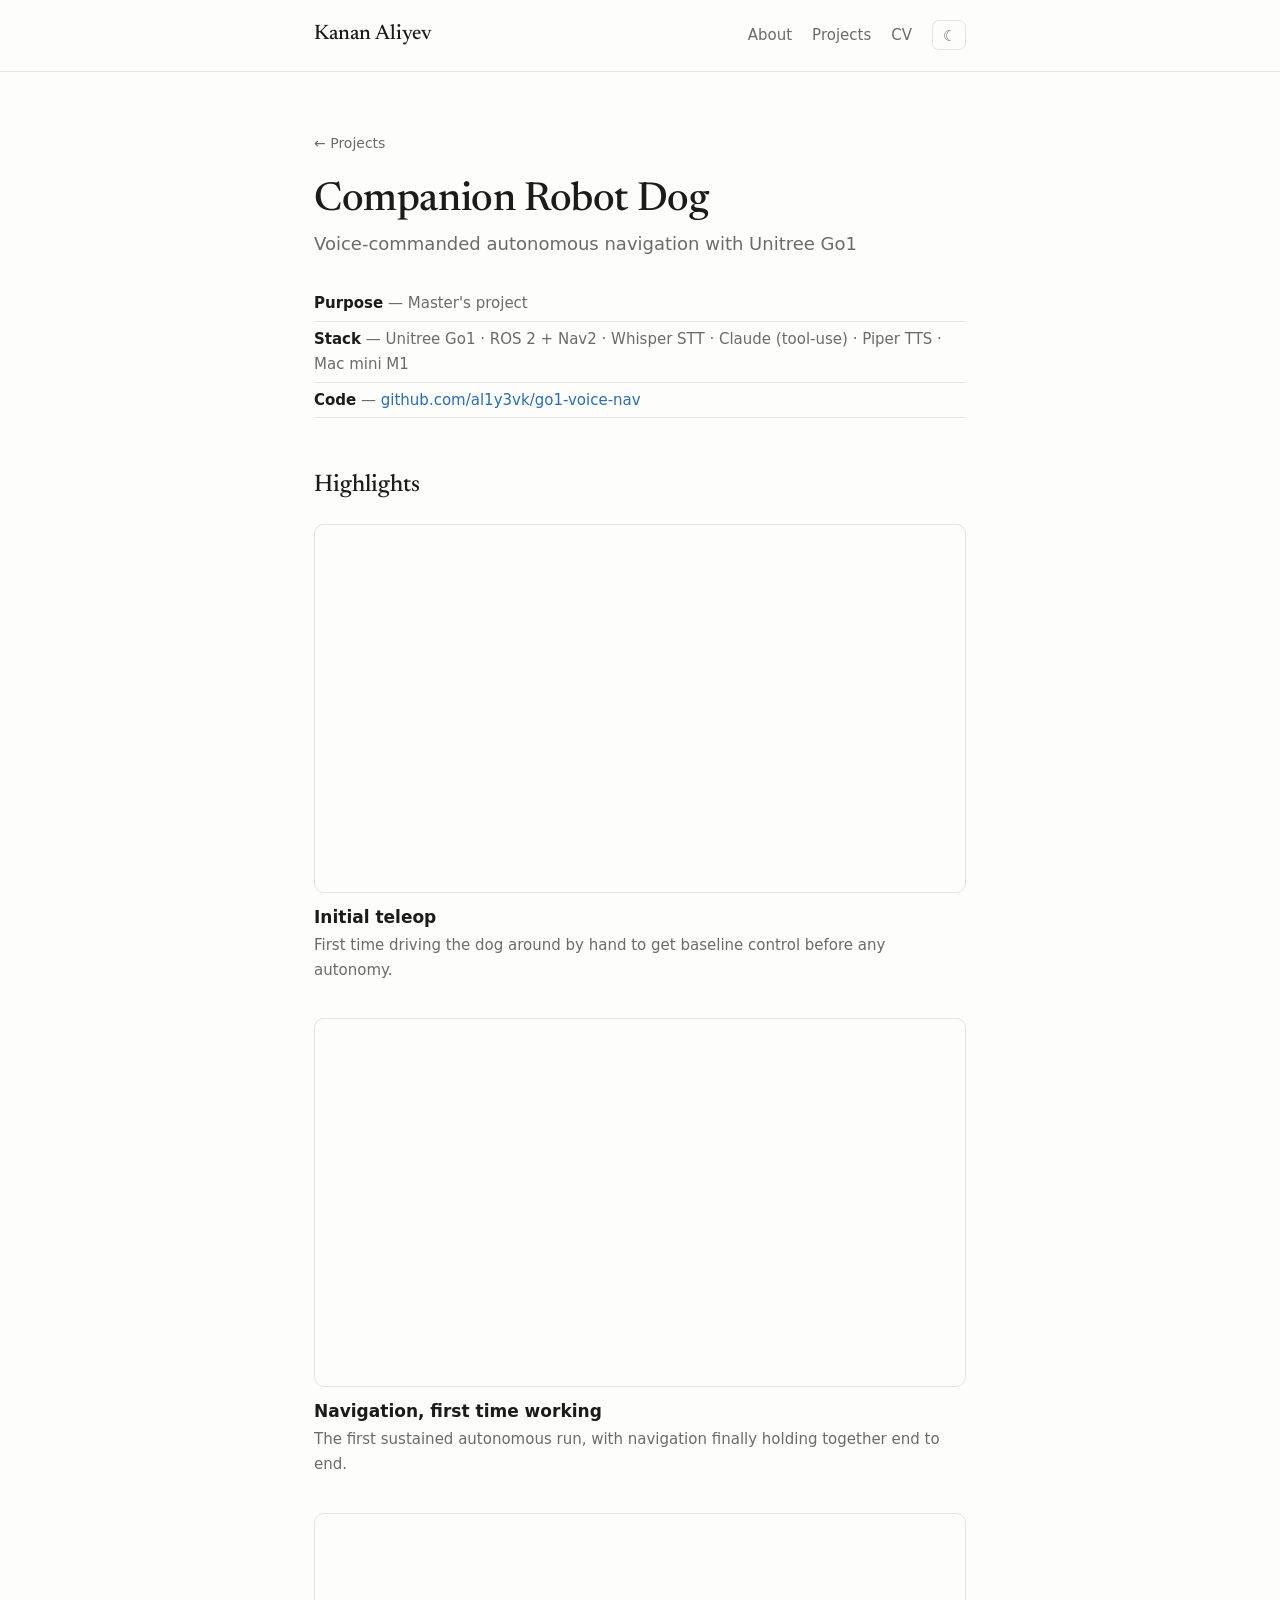
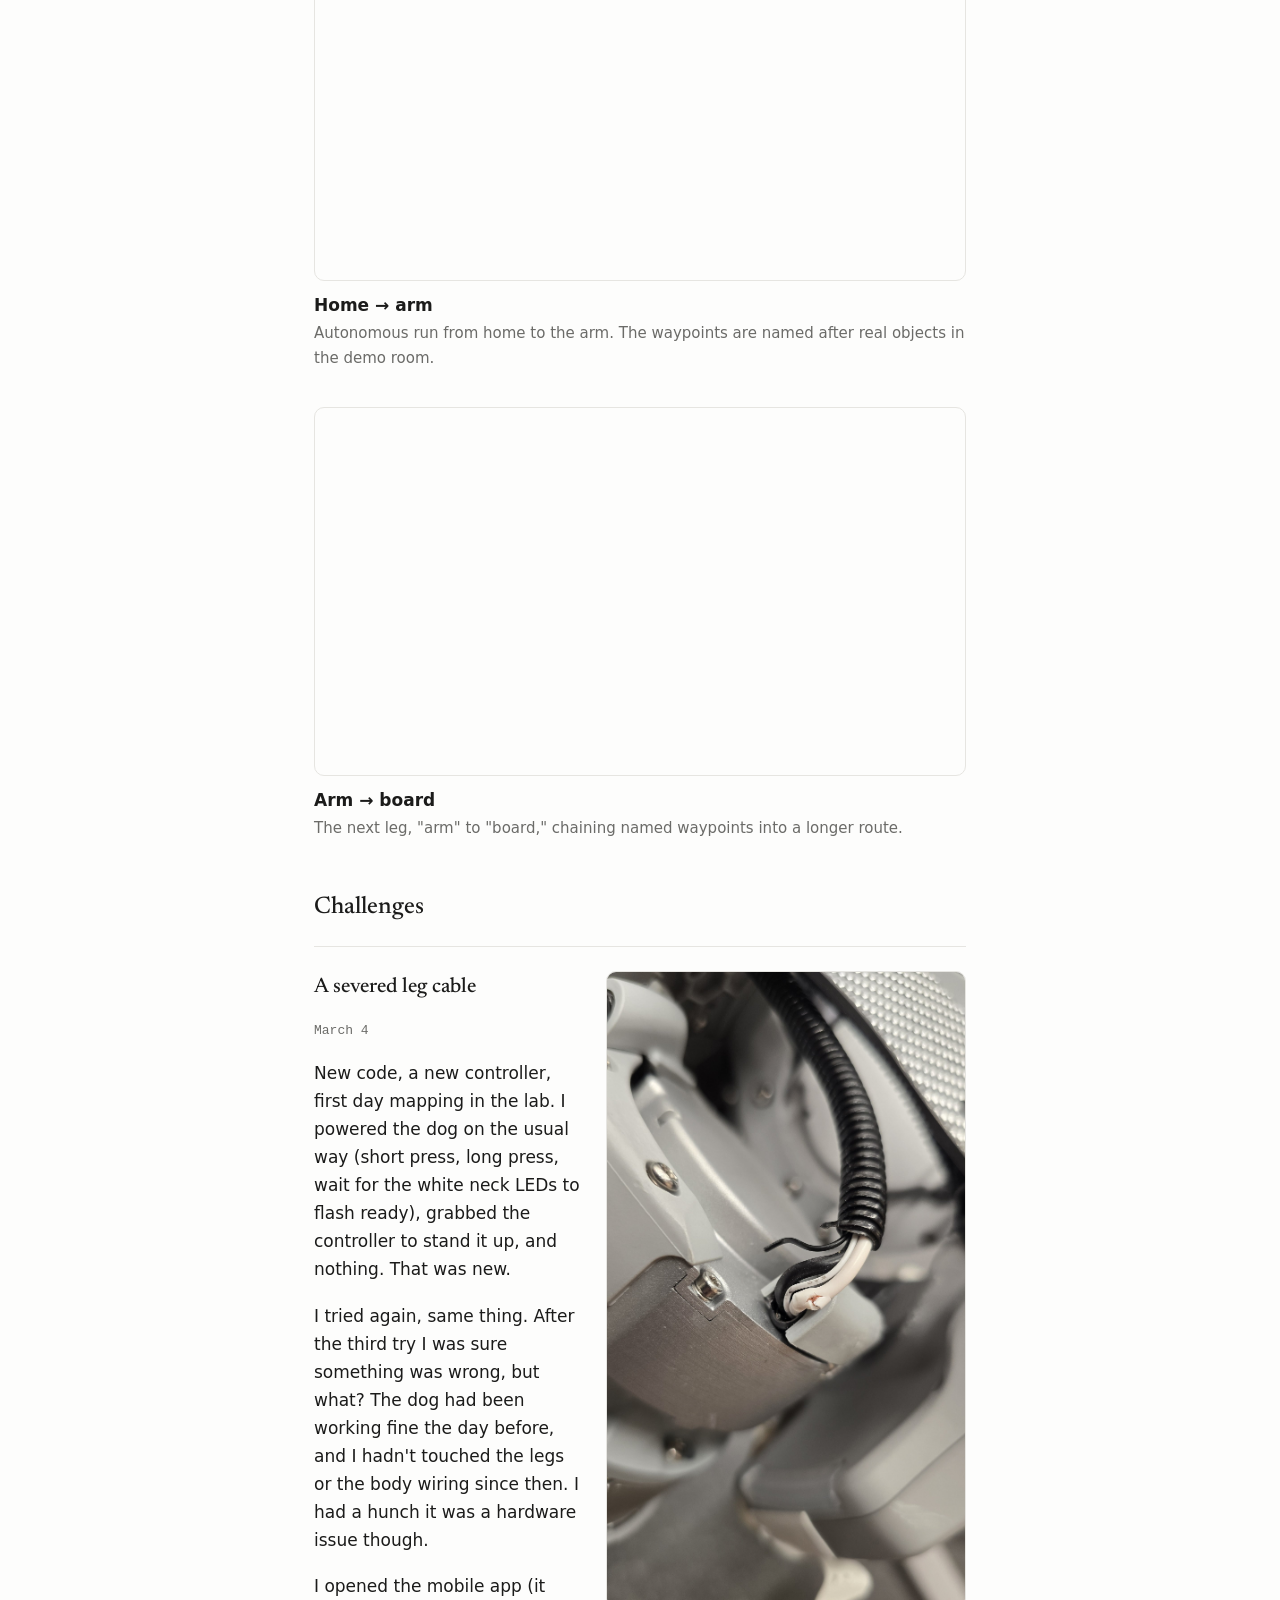
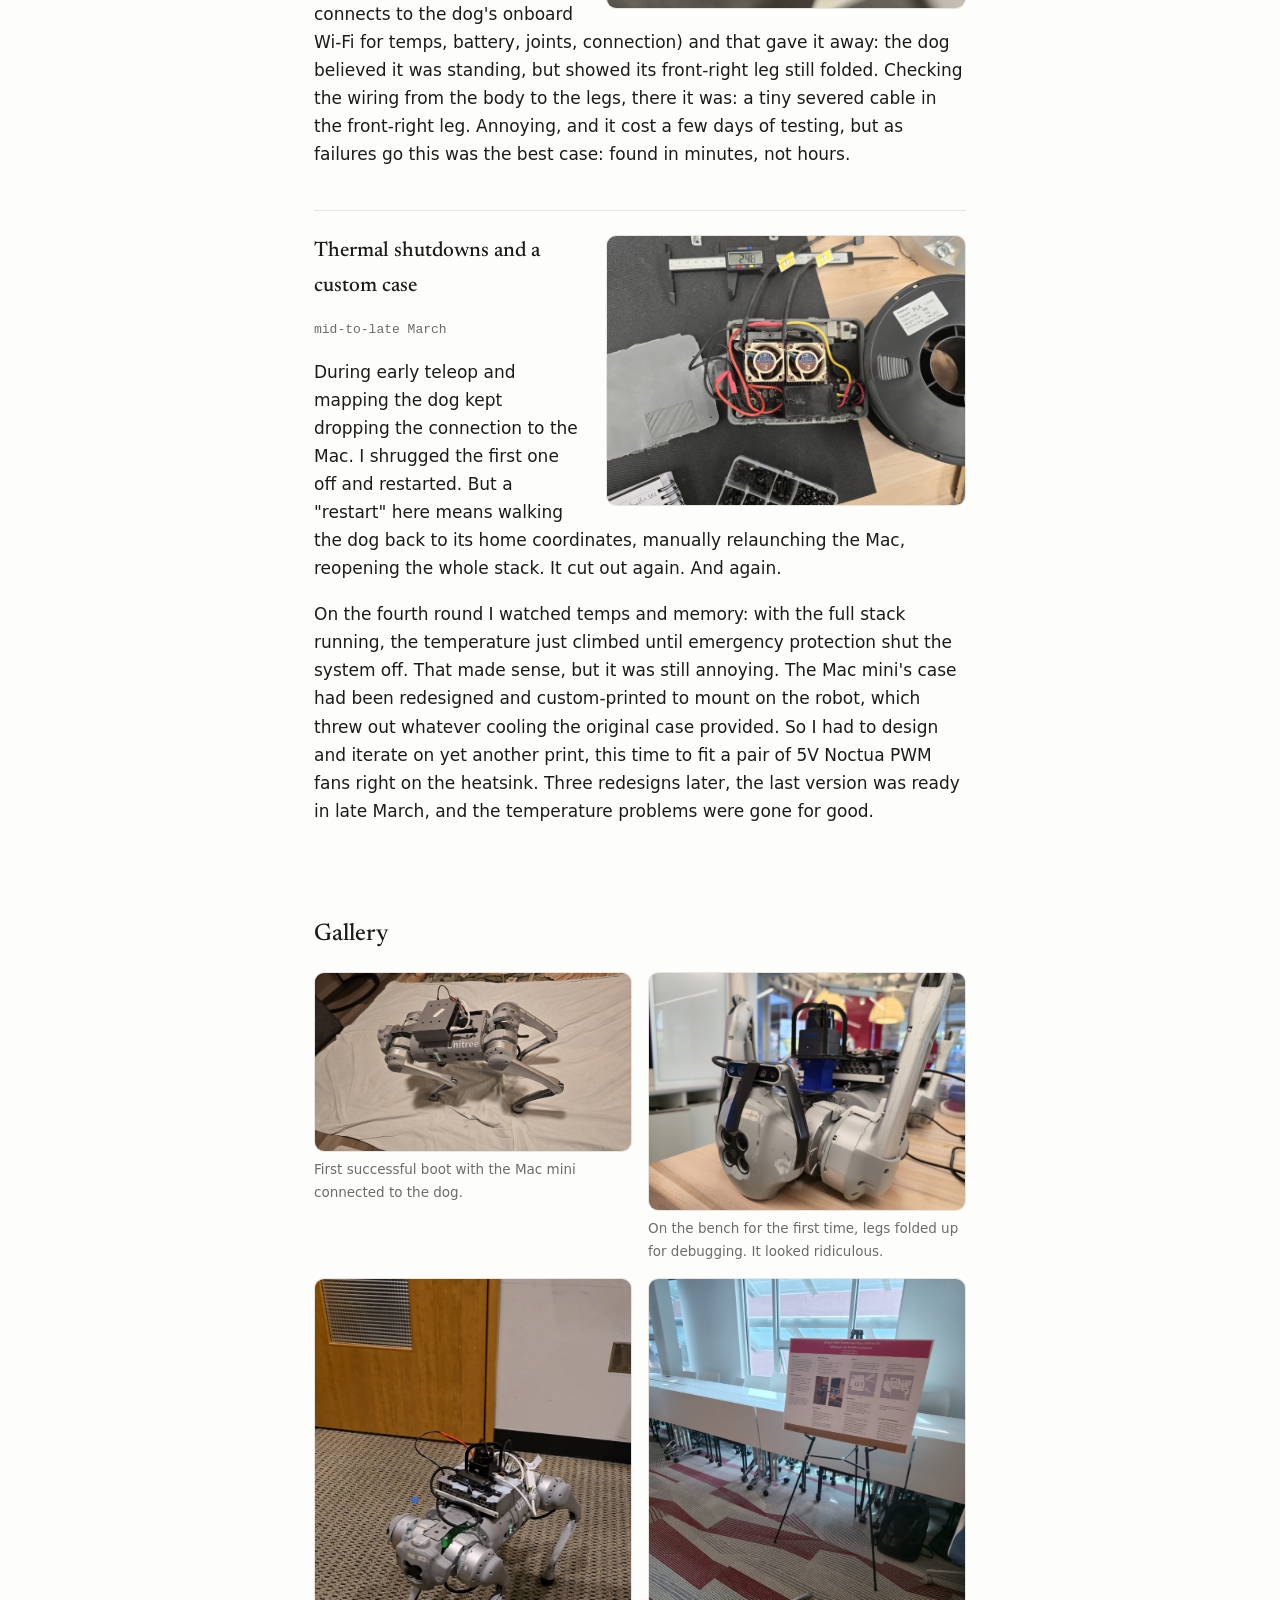
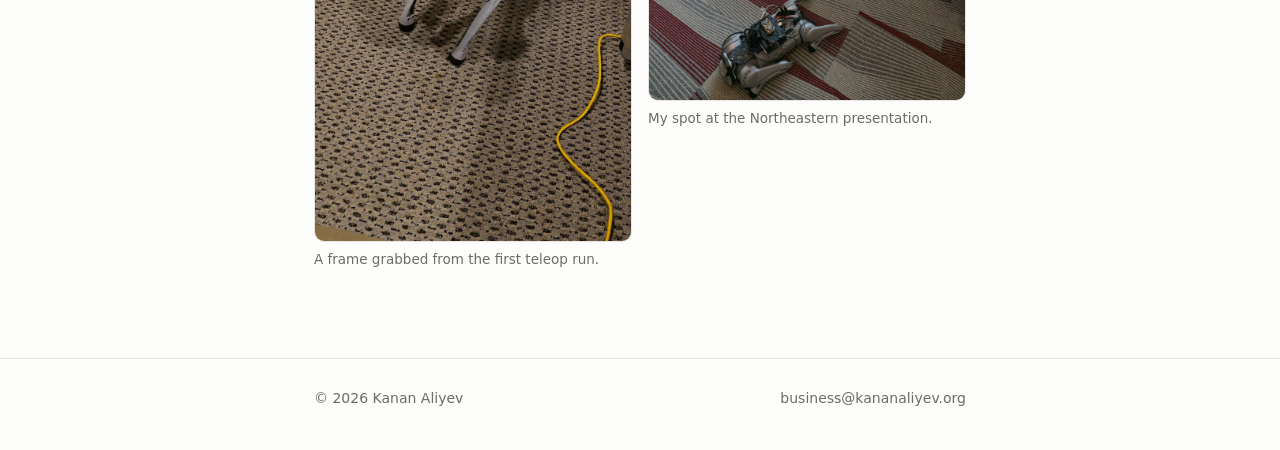
<file: dog.html>
<!DOCTYPE html>
<html lang="en">
<head>
  <meta charset="utf-8">
  <meta name="viewport" content="width=device-width, initial-scale=1.0">
  <title>Companion Robot Dog — Kanan Aliyev</title>
  <meta name="description" content="Voice-commanded autonomous navigation on a Unitree Go1: build highlights and hardware hurdles.">

  <link rel="icon" href="assets/img/k.ico">

  <link rel="preconnect" href="https://fonts.googleapis.com">
  <link rel="preconnect" href="https://fonts.gstatic.com" crossorigin>
  <link href="https://fonts.googleapis.com/css2?family=Newsreader:opsz,wght@6..72,400;6..72,500&display=swap" rel="stylesheet">

  <link rel="stylesheet" href="assets/css/site.css">

  <script>
    (function () {
      try {
        var t = localStorage.getItem("theme");
        if (!t) t = matchMedia("(prefers-color-scheme: dark)").matches ? "dark" : "light";
        document.documentElement.setAttribute("data-theme", t);
      } catch (e) {}
    })();
  </script>
</head>
<body>

  <header class="site-header">
    <div class="wrap">
      <a class="brand" href="index.html">Kanan Aliyev</a>
      <nav class="nav">
        <a href="index.html#about">About</a>
        <a href="index.html#projects">Projects</a>
        <a href="assets/Kanan-Aliyev-CV.pdf" target="_blank" rel="noopener">CV</a>
        <button class="theme-toggle" type="button" aria-label="Toggle theme">☾</button>
      </nav>
    </div>
  </header>

  <main>
    <div class="wrap">
      <a class="back" href="index.html#projects">← Projects</a>
      <h1>Companion Robot Dog</h1>

      <p class="tagline">
        Voice-commanded autonomous navigation with Unitree Go1
      </p>

      <ul class="meta">
        <li><strong>Purpose</strong> — Master's project</li>
        <li><strong>Stack</strong> — Unitree Go1 · ROS 2 + Nav2 · Whisper STT · Claude (tool-use) · Piper TTS · Mac mini M1</li>
        <li><strong>Code</strong> — <a href="https://github.com/al1y3vk/go1-voice-nav" target="_blank" rel="noopener">github.com/al1y3vk/go1-voice-nav</a></li>
      </ul>

      <h2>Highlights</h2>

      <div class="highlight">
        <div class="embed">
          <iframe src="https://www.youtube-nocookie.com/embed/Sr86Nj4kaLM"
                  title="Initial teleop" allowfullscreen
                  allow="accelerometer; autoplay; clipboard-write; encrypted-media; gyroscope; picture-in-picture; web-share"></iframe>
        </div>
        <h3>Initial teleop</h3>
        <p>First time driving the dog around by hand to get baseline control before any autonomy.</p>
      </div>

      <div class="highlight">
        <div class="embed">
          <iframe src="https://www.youtube-nocookie.com/embed/lCapoCXjhko"
                  title="Long working" allowfullscreen
                  allow="accelerometer; autoplay; clipboard-write; encrypted-media; gyroscope; picture-in-picture; web-share"></iframe>
        </div>
        <h3>Navigation, first time working</h3>
        <p>The first sustained autonomous run, with navigation finally holding together end to end.</p>
      </div>

      <div class="highlight">
        <div class="embed">
          <iframe src="https://www.youtube-nocookie.com/embed/Vx-2T6Q8Zbk"
                  title="Home to arm" allowfullscreen
                  allow="accelerometer; autoplay; clipboard-write; encrypted-media; gyroscope; picture-in-picture; web-share"></iframe>
        </div>
        <h3>Home → arm</h3>
        <p>Autonomous run from home to the arm. The waypoints are named after real objects
          in the demo room.</p>
      </div>

      <div class="highlight">
        <div class="embed">
          <iframe src="https://www.youtube-nocookie.com/embed/pGbXz-Lilxw"
                  title="Arm to board" allowfullscreen
                  allow="accelerometer; autoplay; clipboard-write; encrypted-media; gyroscope; picture-in-picture; web-share"></iframe>
        </div>
        <h3>Arm → board</h3>
        <p>The next leg, "arm" to "board," chaining named waypoints into a longer route.</p>
      </div>

      <h2>Challenges</h2>

      <div class="challenge">
        <img src="assets/img/dog/broken-leg-cable.jpg" alt="Severed cable in the front-right leg">
        <h3>A severed leg cable</h3>
        <p class="when">March 4</p>
        <p>
          New code, a new controller, first day mapping in the lab. I powered the dog on the
          usual way (short press, long press, wait for the white neck LEDs to flash ready),
          grabbed the controller to stand it up, and nothing. That was new.
        </p>
        <p>
          I tried again, same thing. After the third try I was sure something was wrong, but what?
          The dog had been working fine the day before, and I hadn't touched the legs or the body wiring
          since then. I had a hunch it was a hardware issue though.
        </p>
        <p>
          I opened the mobile app (it connects to the dog's onboard Wi-Fi for temps, battery, joints,
          connection) and that gave it away: the dog believed it was standing, but showed its
          front-right leg still folded. Checking the wiring from the body to the legs, there
          it was: a tiny severed cable in the front-right leg. Annoying, and it cost a few
          days of testing, but as failures go this was the best case: found in minutes, not
          hours.
        </p>
      </div>

      <div class="challenge">
        <img src="assets/img/dog/designing-fans-for-cooling.jpg" alt="Custom-printed Mac mini case with Noctua fans">
        <h3>Thermal shutdowns and a custom case</h3>
        <p class="when">mid-to-late March</p>
        <p>
          During early teleop and mapping the dog kept dropping the connection to the Mac.
          I shrugged the first one off and restarted. But a "restart" here means walking the
          dog back to its home coordinates, manually relaunching the Mac, reopening the whole
          stack. It cut out again. And again.
        </p>
        <p>
          On the fourth round I watched temps and memory: with the full stack running, the
          temperature just climbed until emergency protection shut the system off. That made sense, but
          it was still annoying. The Mac mini's case had been redesigned and custom-printed to mount on
          the robot, which threw out whatever cooling the original case provided. So I had to design and
          iterate on yet another print, this time to fit a pair of 5V Noctua PWM fans right
          on the heatsink. Three redesigns later, the last version was ready in late March,
          and the temperature problems were gone for good.
        </p>
      </div>

      <h2>Gallery</h2>
      <div class="gallery">
        <figure>
          <img src="assets/img/dog/first-boot-woc.jpg" alt="First boot with the Mac mini connected">
          <figcaption>First successful boot with the Mac mini connected to the dog.</figcaption>
        </figure>
        <figure>
          <img src="assets/img/dog/debug.jpg" alt="Dog on the table with legs bent upward">
          <figcaption>On the bench for the first time, legs folded up for debugging. It looked ridiculous.</figcaption>
        </figure>
        <figure>
          <img src="assets/img/dog/during-teleop.jpg" alt="Still frame from the first teleop run">
          <figcaption>A frame grabbed from the first teleop run.</figcaption>
        </figure>
        <figure>
          <img src="assets/img/dog/pres-spot.jpg" alt="The dog and poster at the Northeastern presentation">
          <figcaption>My spot at the Northeastern presentation.</figcaption>
        </figure>
      </div>

    </div>
  </main>

  <footer class="site-footer">
    <div class="wrap">
      <span>© 2026 Kanan Aliyev</span>
      <span>business@kananaliyev.org</span>
    </div>
  </footer>

  <script src="assets/js/theme.js"></script>
</body>
</html>
</file>
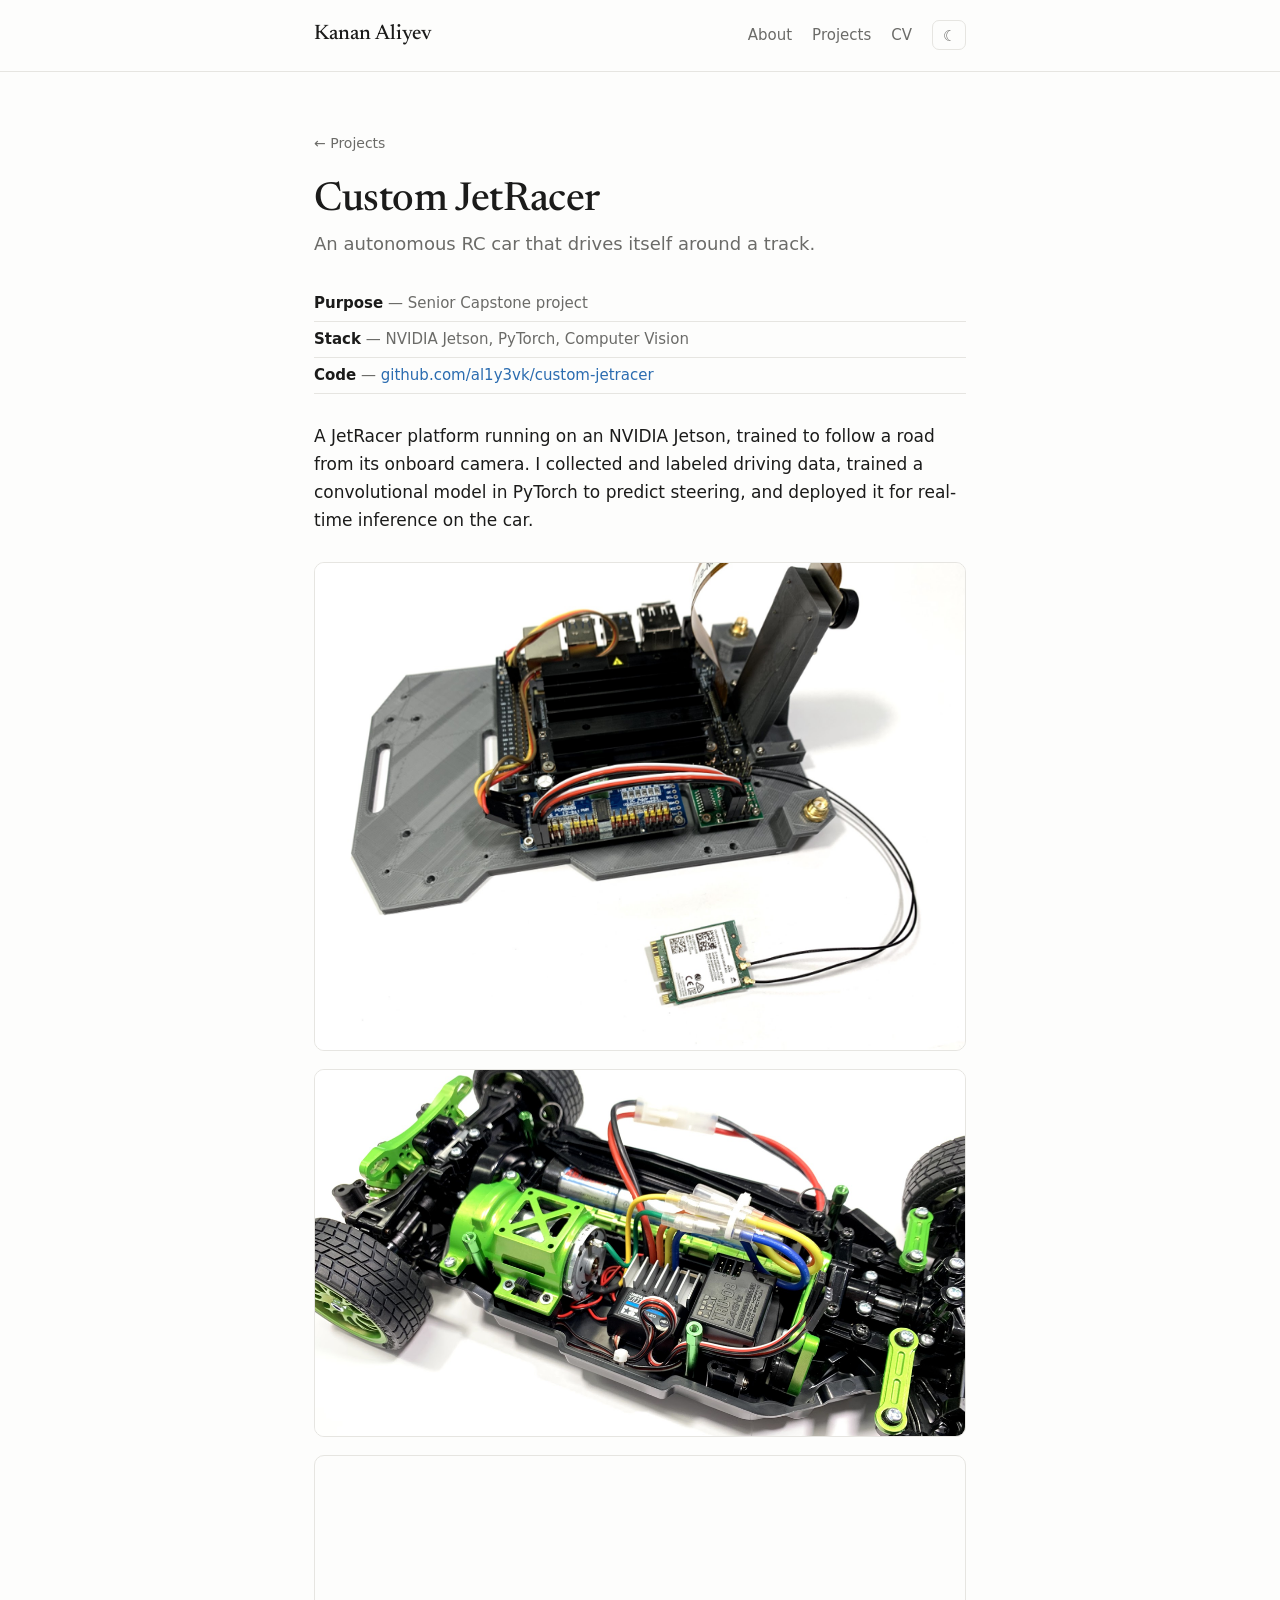
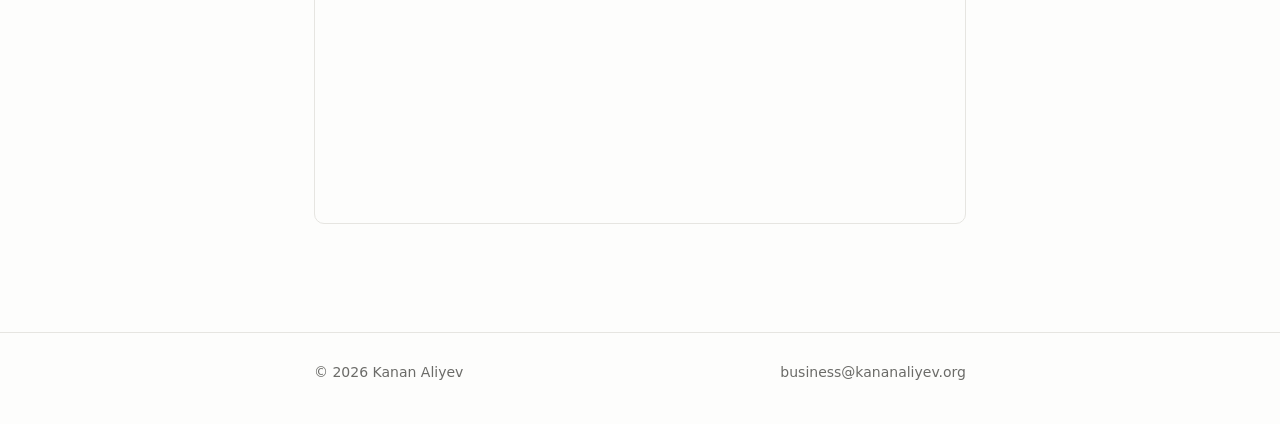
<file: jetracer.html>
<!DOCTYPE html>
<html lang="en">
<head>
  <meta charset="utf-8">
  <meta name="viewport" content="width=device-width, initial-scale=1.0">
  <title>Custom JetRacer — Kanan Aliyev</title>
  <meta name="description" content="Autonomous RC car on NVIDIA Jetson with a trained road-following vision model.">

  <link rel="icon" href="assets/img/k.ico">

  <link rel="preconnect" href="https://fonts.googleapis.com">
  <link rel="preconnect" href="https://fonts.gstatic.com" crossorigin>
  <link href="https://fonts.googleapis.com/css2?family=Newsreader:opsz,wght@6..72,400;6..72,500&display=swap" rel="stylesheet">

  <link rel="stylesheet" href="assets/css/site.css">

  <script>
    (function () {
      try {
        var t = localStorage.getItem("theme");
        if (!t) t = matchMedia("(prefers-color-scheme: dark)").matches ? "dark" : "light";
        document.documentElement.setAttribute("data-theme", t);
      } catch (e) {}
    })();
  </script>
</head>
<body>

  <header class="site-header">
    <div class="wrap">
      <a class="brand" href="index.html">Kanan Aliyev</a>
      <nav class="nav">
        <a href="index.html#about">About</a>
        <a href="index.html#projects">Projects</a>
        <a href="assets/Kanan-Aliyev-CV.pdf" target="_blank" rel="noopener">CV</a>
        <button class="theme-toggle" type="button" aria-label="Toggle theme">☾</button>
      </nav>
    </div>
  </header>

  <main>
    <div class="wrap">
      <a class="back" href="index.html#projects">← Projects</a>
      <h1>Custom JetRacer</h1>
      <p class="tagline">An autonomous RC car that drives itself around a track.</p>

      <ul class="meta">
        <li><strong>Purpose</strong> — Senior Capstone project</li>
        <li><strong>Stack</strong> — NVIDIA Jetson, PyTorch, Computer Vision</li>
        <li><strong>Code</strong> — <a href="https://github.com/al1y3vk/custom-jetracer" target="_blank" rel="noopener">github.com/al1y3vk/custom-jetracer</a></li>
      </ul>

      <p>
        A JetRacer platform running on an NVIDIA Jetson, trained to follow a road
        from its onboard camera. I collected and labeled driving data, trained a
        convolutional model in PyTorch to predict steering, and deployed it for
        real-time inference on the car.
      </p>

      <div class="media">
        <img src="assets/img/details/racer1.png" alt="JetRacer build">
        <img src="assets/img/details/racer2.png" alt="JetRacer on the track">
        <div class="embed">
          <iframe src="https://www.youtube.com/embed/RwxOPSey_p4"
                  title="Custom JetRacer demo" allowfullscreen
                  allow="accelerometer; autoplay; clipboard-write; encrypted-media; gyroscope; picture-in-picture; web-share"></iframe>
        </div>
      </div>
    </div>
  </main>

  <footer class="site-footer">
    <div class="wrap">
      <span>© 2026 Kanan Aliyev</span>
      <span>business@kananaliyev.org</span>
    </div>
  </footer>

  <script src="assets/js/theme.js"></script>
</body>
</html>
</file>
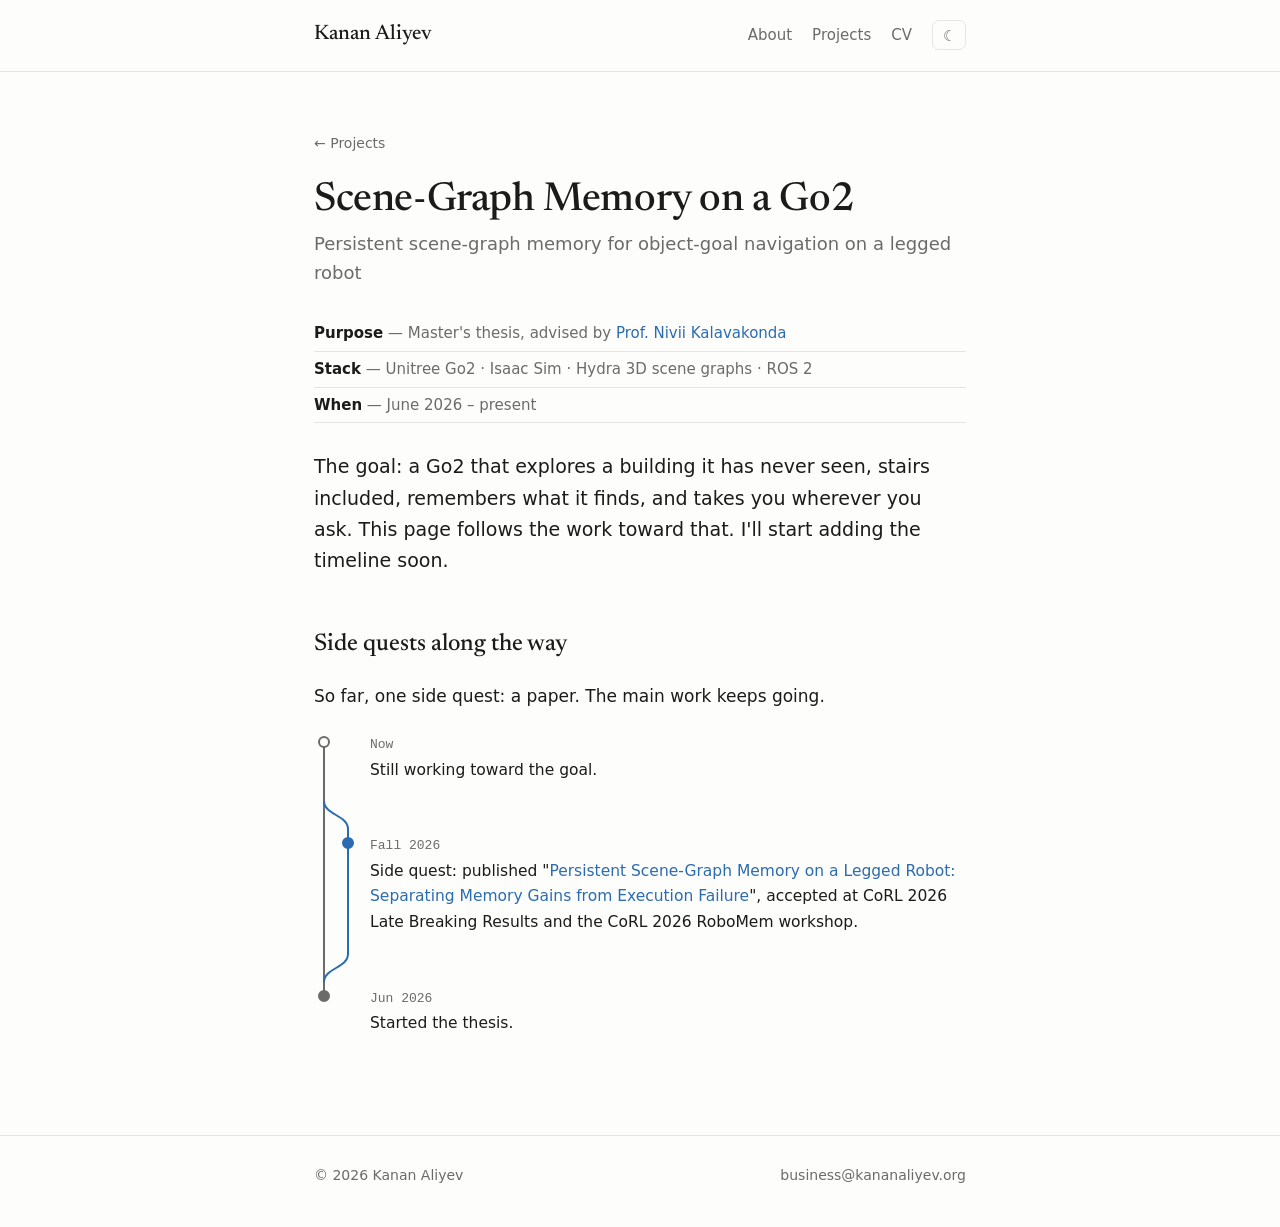
<file: thesis.html>
<!DOCTYPE html>
<html lang="en">
<head>
  <meta charset="utf-8">
  <meta name="viewport" content="width=device-width, initial-scale=1.0">
  <title>Scene-Graph Memory on a Go2 — Kanan Aliyev</title>
  <meta name="description" content="Master's thesis: persistent scene-graph memory for object-goal navigation on a Unitree Go2.">

  <link rel="icon" href="assets/img/k.ico">

  <link rel="preconnect" href="https://fonts.googleapis.com">
  <link rel="preconnect" href="https://fonts.gstatic.com" crossorigin>
  <link href="https://fonts.googleapis.com/css2?family=Newsreader:opsz,wght@6..72,400;6..72,500&display=swap" rel="stylesheet">

  <link rel="stylesheet" href="assets/css/site.css?v=2">

  <script>
    (function () {
      try {
        var t = localStorage.getItem("theme");
        if (!t) t = matchMedia("(prefers-color-scheme: dark)").matches ? "dark" : "light";
        document.documentElement.setAttribute("data-theme", t);
      } catch (e) {}
    })();
  </script>
</head>
<body>

  <header class="site-header">
    <div class="wrap">
      <a class="brand" href="index.html">Kanan Aliyev</a>
      <nav class="nav">
        <a href="index.html#about">About</a>
        <a href="index.html#projects">Projects</a>
        <a href="assets/Kanan-Aliyev-CV.pdf" target="_blank" rel="noopener">CV</a>
        <button class="theme-toggle" type="button" aria-label="Toggle theme">☾</button>
      </nav>
    </div>
  </header>

  <main>
    <div class="wrap">
      <a class="back" href="index.html#projects">← Projects</a>
      <h1>Scene-Graph Memory on a Go2</h1>

      <p class="tagline">
        Persistent scene-graph memory for object-goal navigation on a legged robot
      </p>

      <ul class="meta">
        <li><strong>Purpose</strong> — Master's thesis, advised by <a href="https://nkalavak.github.io/" target="_blank" rel="noopener">Prof. Nivii Kalavakonda</a></li>
        <li><strong>Stack</strong> — Unitree Go2 · Isaac Sim · Hydra 3D scene graphs · ROS 2</li>
        <li><strong>When</strong> — June 2026 – present</li>
      </ul>

      <p class="lede">
        The goal: a Go2 that explores a building it has never seen, stairs included, remembers
        what it finds, and takes you wherever you ask. This page follows the work toward that.
        I'll start adding the timeline soon.
      </p>

      <h2>Side quests along the way</h2>

      <p>So far, one side quest: a paper. The main work keeps going.</p>

      <!-- Git-graph timeline, newest on top. Main-line entries: class "g-row main".
           A side quest: g-link merge, g-row side (one or more), g-link fork. -->
      <ol class="graph">
        <li class="g-row main tip">
          <span class="g-dot"></span>
          <div class="g-body"><span class="g-when">Now</span><p>Still working toward the goal.</p></div>
        </li>
        <li class="g-link" aria-hidden="true">
          <svg viewBox="0 0 48 28" preserveAspectRatio="none"><path d="M34 28 C34 14 10 14 10 0"/></svg>
        </li>
        <li class="g-row side">
          <span class="g-dot"></span>
          <div class="g-body">
            <span class="g-when">Fall 2026</span>
            <p>Side quest: published
              "<a href="robomem/">Persistent Scene-Graph Memory on a Legged Robot: Separating Memory Gains from Execution Failure</a>",
              accepted at CoRL 2026 Late Breaking Results and the CoRL 2026 RoboMem workshop.</p>
          </div>
        </li>
        <li class="g-link" aria-hidden="true">
          <svg viewBox="0 0 48 28" preserveAspectRatio="none"><path d="M10 28 C10 14 34 14 34 0"/></svg>
        </li>
        <li class="g-row main root">
          <span class="g-dot"></span>
          <div class="g-body"><span class="g-when">Jun 2026</span><p>Started the thesis.</p></div>
        </li>
      </ol>

    </div>
  </main>

  <footer class="site-footer">
    <div class="wrap">
      <span>© 2026 Kanan Aliyev</span>
      <span>business@kananaliyev.org</span>
    </div>
  </footer>

  <script src="assets/js/theme.js"></script>
</body>
</html>
</file>
<file: assets/css/site.css>
/* ===========================================================================
   Kanan Aliyev — portfolio
   One stylesheet. Light/dark driven by CSS variables + [data-theme] on <html>.
   No frameworks.
   =========================================================================== */

:root {
  --max:        700px;
  --bg:         #fdfdfc;
  --bg-soft:    #f4f4f2;
  --text:       #1b1b1a;
  --muted:      #6b6b68;
  --border:     #e6e5e1;
  --accent:     #2b6cb0;
  --accent-soft:#e8f0f8;
  --serif:      "Newsreader", Georgia, "Times New Roman", serif;
  --sans:       system-ui, -apple-system, "Segoe UI", Roboto, Helvetica, Arial, sans-serif;
  --mono:       ui-monospace, SFMono-Regular, "SF Mono", Menlo, Consolas, monospace;
}

html[data-theme="dark"] {
  --bg:         #121211;
  --bg-soft:    #1c1c1a;
  --text:       #e9e8e4;
  --muted:      #9a9a95;
  --border:     #2c2c29;
  --accent:     #7fb0e6;
  --accent-soft:#1d2733;
}

* { box-sizing: border-box; }

html { -webkit-text-size-adjust: 100%; scroll-behavior: smooth; }
@media (prefers-reduced-motion: reduce) { html { scroll-behavior: auto; } }

body {
  margin: 0;
  background: var(--bg);
  color: var(--text);
  font-family: var(--sans);
  font-size: 17px;
  line-height: 1.65;
  -webkit-font-smoothing: antialiased;
  transition: background .2s ease, color .2s ease;
}

.wrap { max-width: var(--max); margin: 0 auto; padding: 0 24px; }

a { color: var(--accent); text-decoration: none; }
a:hover { text-decoration: underline; text-underline-offset: 2px; }

/* ---- Header / nav ------------------------------------------------------- */
.site-header {
  border-bottom: 1px solid var(--border);
  position: sticky;
  top: 0;
  z-index: 10;
  background: var(--bg);
}
.site-header .wrap {
  display: flex;
  align-items: center;
  justify-content: space-between;
  gap: 16px;
  padding-top: 18px;
  padding-bottom: 18px;
}
.brand {
  font-family: var(--serif);
  font-size: 21px;
  font-weight: 500;
  color: var(--text);
}
.brand:hover { text-decoration: none; }
.nav { display: flex; align-items: center; gap: 20px; }
.nav a {
  color: var(--muted);
  font-size: 15px;
}
.nav a:hover, .nav a[aria-current] { color: var(--text); text-decoration: none; }

.theme-toggle {
  background: none;
  border: 1px solid var(--border);
  color: var(--muted);
  border-radius: 7px;
  width: 34px; height: 30px;
  cursor: pointer;
  font-size: 15px;
  line-height: 1;
  display: inline-flex;
  align-items: center;
  justify-content: center;
  transition: color .2s, border-color .2s;
}
.theme-toggle:hover { color: var(--text); border-color: var(--muted); }

/* ---- Generic layout ----------------------------------------------------- */
main { padding: 56px 0 80px; }

/* Single-page sections: offset anchor jumps for the sticky header */
section[id] { scroll-margin-top: 76px; }
#projects, #cv { margin-top: 8px; }

h1 { font-family: var(--serif); font-weight: 500; font-size: 40px; line-height: 1.1; margin: 0 0 6px; letter-spacing: -.01em; }
h2 { font-family: var(--serif); font-weight: 500; font-size: 24px; margin: 48px 0 18px; }
.tagline { color: var(--muted); font-size: 18px; margin: 0 0 28px; }
p { margin: 0 0 18px; }

/* ---- Home intro --------------------------------------------------------- */
.intro { display: flex; flex-direction: column; align-items: center; text-align: center; }
.intro-photo {
  width: 144px; height: 144px;
  border-radius: 50%;
  object-fit: cover;
  border: 1px solid var(--border);
  margin-bottom: 18px;
}
.intro h1 { margin: 0 0 4px; }
.intro .tagline { margin: 0 0 16px; }

.social { display: flex; gap: 20px; justify-content: center; }
.social a { color: var(--muted); display: inline-flex; }
.social a:hover { color: var(--text); }
.social svg { width: 20px; height: 20px; fill: currentColor; display: block; }

.bio { max-width: 600px; margin: 34px auto 0; }

@media (max-width: 560px) { h1 { font-size: 32px; } }

/* ---- Projects list ------------------------------------------------------ */
.project-list { display: flex; flex-direction: column; }
.project {
  display: flex;
  gap: 20px;
  padding: 18px 0;
  border-top: 1px solid var(--border);
}
.project:last-child { border-bottom: 1px solid var(--border); }
.project-year {
  font-family: var(--mono);
  font-size: 14px;
  color: var(--muted);
  flex-shrink: 0;
  width: 48px;
  padding-top: 2px;
}
.project-body { flex: 1; }
.project-title { font-size: 17px; font-weight: 600; }
.project-title a { color: var(--text); }
.project-title a:hover { color: var(--accent); }
.project-blurb { color: var(--muted); font-size: 15px; margin: 2px 0 0; }
.project-tags { margin-top: 6px; display: flex; flex-wrap: wrap; gap: 6px; }
.tag {
  font-family: var(--mono);
  font-size: 11.5px;
  color: var(--muted);
  background: var(--bg-soft);
  border: 1px solid var(--border);
  border-radius: 5px;
  padding: 2px 7px;
}

/* ---- Project detail ----------------------------------------------------- */
.back { font-size: 14px; color: var(--muted); display: inline-block; margin-bottom: 24px; }
.meta { list-style: none; padding: 0; margin: 0 0 28px; color: var(--muted); font-size: 15px; }
.meta li { padding: 5px 0; border-bottom: 1px solid var(--border); }
.meta strong { color: var(--text); font-weight: 600; }
.media { display: flex; flex-direction: column; gap: 18px; margin: 28px 0; }
.media img { width: 100%; border-radius: 10px; border: 1px solid var(--border); display: block; }
.embed { position: relative; padding-bottom: 56.25%; height: 0; border-radius: 10px; overflow: hidden; border: 1px solid var(--border); }
.embed iframe { position: absolute; inset: 0; width: 100%; height: 100%; border: 0; }

/* ---- Project: long-form (dog) ------------------------------------------- */
.lede { font-size: 19px; color: var(--text); }
.section-note { color: var(--muted); font-size: 14px; margin: -6px 0 22px; }

.highlight { margin: 0 0 36px; }
.highlight .embed { margin-bottom: 10px; }
.highlight h3 { font-size: 17px; margin: 0 0 2px; }
.highlight p { color: var(--muted); font-size: 15px; margin: 0; }

.challenge { padding: 24px 0; border-top: 1px solid var(--border); }
.challenge:last-of-type { border-bottom: 1px solid var(--border); }
.challenge h3 { font-family: var(--serif); font-weight: 500; font-size: 21px; margin: 0 0 14px; }
.challenge img { width: 100%; max-width: 360px; float: right; margin: 0 0 12px 24px; border-radius: 10px; border: 1px solid var(--border); }
.challenge .when { font-family: var(--mono); font-size: 13px; color: var(--muted); }
.challenge::after { content: ""; display: block; clear: both; }
@media (max-width: 560px) {
  .challenge img { float: none; margin: 0 0 14px; max-width: 100%; }
}

.gallery { display: grid; grid-template-columns: repeat(2, 1fr); gap: 16px; margin: 8px 0; }
.gallery figure { margin: 0; }
.gallery img { width: 100%; border-radius: 10px; border: 1px solid var(--border); display: block; }
.gallery figcaption { color: var(--muted); font-size: 13.5px; margin-top: 6px; }
@media (max-width: 560px) { .gallery { grid-template-columns: 1fr; } }

/* ---- CV ----------------------------------------------------------------- */
.cv-group { margin: 0 0 30px; }
.cv-group h3 { font-family: var(--serif); font-weight: 500; font-size: 19px; margin: 0 0 12px; }
.cv-entry { display: flex; gap: 20px; padding: 9px 0; }
.cv-when {
  font-family: var(--mono); font-size: 13px; color: var(--muted);
  flex-shrink: 0; width: 124px; padding-top: 2px;
}
.cv-role { font-weight: 600; }
.cv-place { color: var(--muted); font-size: 14.5px; }
@media (max-width: 560px) {
  .cv-entry { flex-direction: column; gap: 2px; }
  .cv-when { width: auto; }
}

/* ---- Footer ------------------------------------------------------------- */
.site-footer {
  border-top: 1px solid var(--border);
  color: var(--muted);
  font-size: 14px;
  padding: 28px 0 40px;
}
.site-footer .wrap { display: flex; justify-content: space-between; flex-wrap: wrap; gap: 12px; }

/* Git-graph timeline (thesis page): main line on lane 1, side quests on lane 2 */
.graph { list-style: none; margin: 8px 0 0; padding: 0; --l1: 10px; --l2: 34px; }
.g-row, .g-link { position: relative; padding-left: 56px; }
.g-row { padding-top: 6px; padding-bottom: 18px; }
.g-row::before, .g-link::before {
  content: ""; position: absolute; left: calc(var(--l1) - 1px); top: 0; bottom: 0;
  width: 2px; background: var(--muted);
}
.g-row.tip::before { top: 14px; }
.g-row.root::before { bottom: auto; height: 14px; }
.g-row.side::after {
  content: ""; position: absolute; left: calc(var(--l2) - 1px); top: 0; bottom: 0;
  width: 2px; background: var(--accent);
}
.g-dot {
  position: absolute; left: calc(var(--l1) - 6px); top: 8px; z-index: 1;
  width: 12px; height: 12px; box-sizing: border-box; border-radius: 50%;
  background: var(--muted); border: 2px solid var(--muted);
}
.g-row.tip .g-dot { background: var(--bg); }
.g-row.side .g-dot { left: calc(var(--l2) - 6px); background: var(--accent); border-color: var(--accent); }
.g-link { height: 28px; }
.g-link svg { position: absolute; left: 0; top: 0; width: 48px; height: 28px; overflow: visible; }
.g-link path { fill: none; stroke: var(--accent); stroke-width: 2; }
.g-when { display: block; font-family: var(--mono); font-size: 13px; color: var(--muted); }
.g-body p { margin: 2px 0 0; font-size: 15.5px; }
</file>
